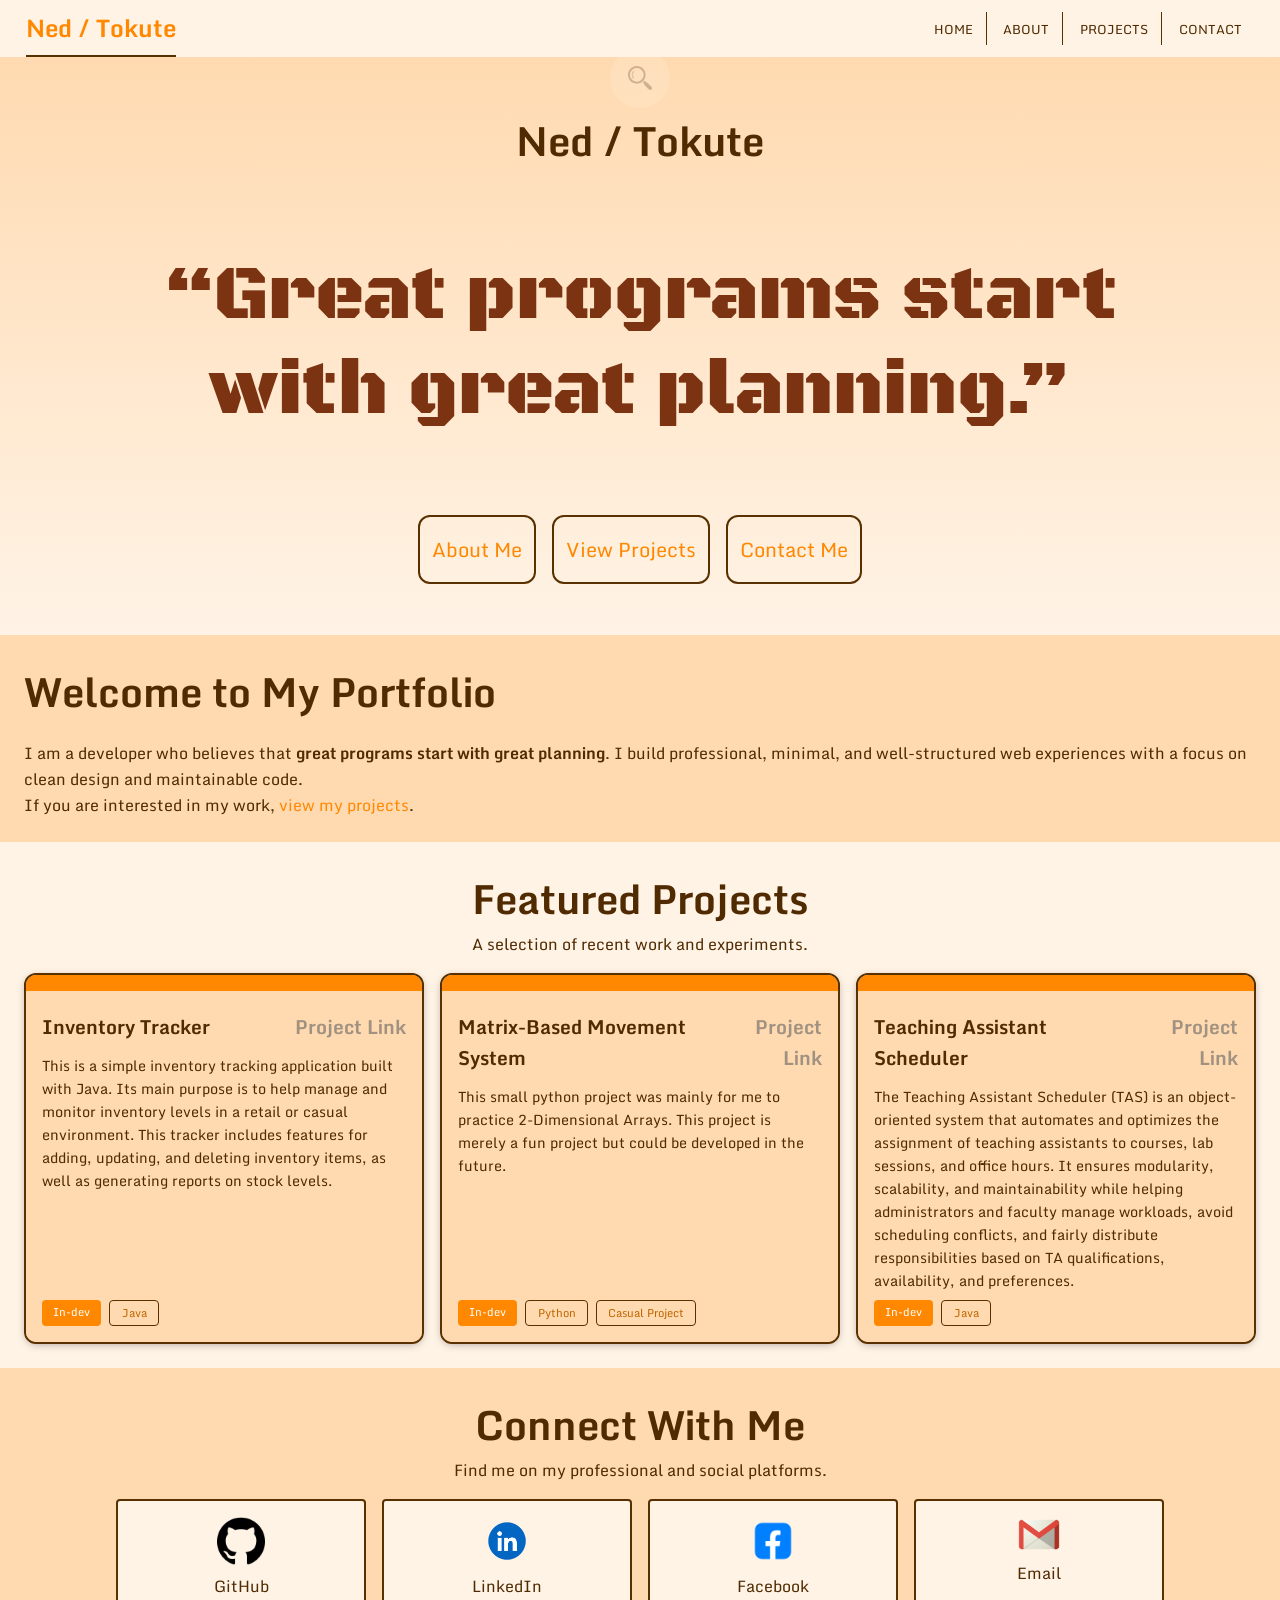
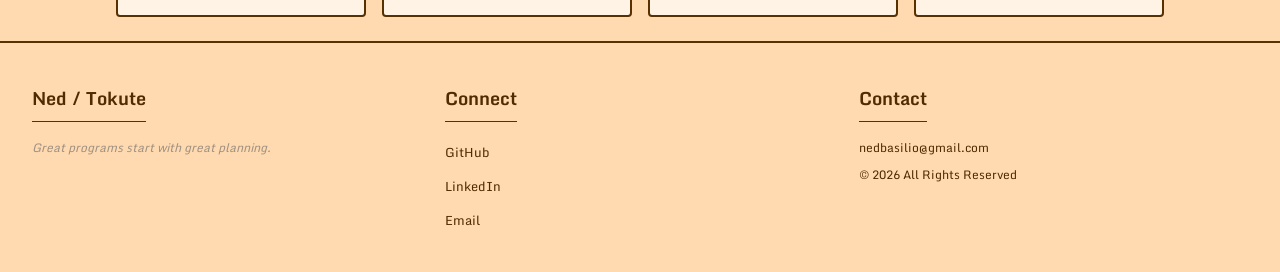
<file: index.html>
<!DOCTYPE html>
<html lang="en">

	<head>
		<title>Ned / Tokute Developer Portfolio</title>
		<link rel="stylesheet" href="css/style.css" type="text/css">
		<meta charset="utf-8">
		<meta name="viewport" content="width=device-width, initial-scale=1.0">
		<link rel="preconnect" href="https://fonts.googleapis.com">
		<link rel="preconnect" href="https://fonts.gstatic.com" crossorigin>
		<link href="https://fonts.googleapis.com/css2?family=Black+Ops+One&family=Monda:wght@400..700&display=swap" rel="stylesheet">
		<script type="text/javascript" src="script.js" defer></script>
	</head>

	<body>
		<div id="container">
			<div class="header-container">
				<header>
					<h1><a href="index.html">Ned / Tokute</a></h1>
				</header>

				<nav>
					<ul>
						<li><a href="index.html">Home</a></li>
						<li><a href="about.html">About</a></li>
						<li><a href="projects.html">Projects</a></li>
						<li><a href="contact.html">Contact</a></li>
					</ul>
				</nav>
			</div>

			<div id="hero">
				<!-- Hero Section -->
				<h2>Ned / Tokute</h2>
				<h3 class="hero-font">&ldquo;Great programs start with great planning.&rdquo;</h3>
				<div class="hero-buttons">
					<a href="about.html" id="about-me" class="text-big button-outline">About Me</a>
					<a href="projects.html" id="view-projects" class="text-big button-outline">View Projects</a>
					<a href="contact.html" id="contact-me" class="text-big button-outline">Contact Me</a>
				</div>
			</div>

			<main>
				<div id="search-bar" data-state="collapsed">
					<div id="search-circle">
						<img src="assets/search.png" alt="Search" id="search-icon">
					</div>
					<div id="search-expanded">
						<input type="text" id="search-input" placeholder="Search info...">
						<button id="search-button">Search</button>
					</div>

					<div id="search-suggestions" class="suggestions-dropdown"></div>
				</div>

				<section class="mobile mobile-container">
					<div id="mobile-index-content">
						<h3>Welcome to My Portfolio</h3>
						<p>
							I am a developer who believes that <strong>great programs start with great planning</strong>.
							I build professional, minimal, and well-structured web experiences with a focus on clean design and maintainable code.
						</p>
					</div>
				</section>

				<section class="tablet-desktop generic-container">
					<div id="intro" class="tablet-desktop">
						<h3>Welcome to My Portfolio</h3>
						<p>
							I am a developer who believes that <strong>great programs start with great planning</strong>.
							I build professional, minimal, and well-structured web experiences with a focus on clean design and maintainable code.
						</p>
						<p>
							If you are interested in my work, <a href="projects.html">view my projects</a>.
						</p>
					</div>
				</section>

				<section class="tablet-desktop generic-container generic-container--alt">
					<div id="featured-projects">
						<h3>Featured Projects</h3>
						<p>A selection of recent work and experiments.</p>

						<div class="card-grid">
							<article class="card">
								<div class="card-image"></div>
								<div class="card-body">
									<h3>Inventory Tracker<a href="https://github.com/Tokute/inventory-tracker" class="card-link" target="_blank">Project Link</a></h3>
									<p>This is a simple inventory tracking application built with Java. Its main purpose is to help manage and monitor inventory levels in a retail or casual environment. This tracker includes features for adding, updating, and deleting inventory items, as well as generating reports on stock levels.</p>
									<div class="card-badges">
										<span class="badge badge">In-dev</span>
										<span class="badge badge-outline">Java</span>
									</div>
								</div>
							</article>

							<article class="card">
								<div class="card-image"></div>
								<div class="card-body">
									<h3>Matrix-Based Movement System<a href="https://github.com/Tokute/grid-map-project" class="card-link" target="_blank">Project Link</a></h3>
									<p>This small python project was mainly for me to practice 2-Dimensional Arrays. This project is merely a fun project but could be developed in the future.</p>
									<div class="card-badges">
										<span class="badge">In-dev</span>
										<span class="badge badge-outline">Python</span>
										<span class="badge badge-outline">Casual Project</span>
									</div>
								</div>
							</article>

							<article class="card">
								<div class="card-image"></div>
								<div class="card-body">
									<h3>Teaching Assistant Scheduler <a href="https://github.com/Tokute/oop-finals-project" class="card-link" target="_blank">Project Link</a></h3>
									<p>The Teaching Assistant Scheduler (TAS) is an object-oriented system that automates and optimizes the assignment of teaching assistants to courses, lab sessions, and office hours. It ensures modularity, scalability, and maintainability while helping administrators and faculty manage workloads, avoid scheduling conflicts, and fairly distribute responsibilities based on TA qualifications, availability, and preferences.</p>
									<div class="card-badges">
										<span class="badge">In-dev</span>
										<span class="badge badge-outline">Java</span>
									</div>
								</div>
							</article>
						</div>
					</div>
				</section>

				<section id="mobile-projects" class="mobile mobile-container mobile-container--alt">
					<h3>Projects</h3>
					<div class="card-grid">
						<article class="card">
							<div class="card-image">Project</div>
							<div class="card-body">
								<h3>Inventory Tracker <a href="https://github.com/Tokute/inventory-tracker" class="card-link">Project Link</a></h3>
								<p>This is a simple inventory tracking application built with Java. Its main purpose is to help manage and monitor inventory levels in a retail or casual environment. This tracker includes features for adding, updating, and deleting inventory items, as well as generating reports on stock levels.</p>
								<div class="card-badges">
									<span class="badge">In-dev</span>
									<span class="badge badge-outline">Java</span>
								</div>
							</div>
						</article>

						<article class="card">
							<div class="card-image">Project</div>
							<div class="card-body">
								<h3>Teaching Assistant Scheduler <a href="https://github.com/Tokute/oop-finals-project" class="card-link" target="_blank">Project Link</a></h3>
								<p>The Teaching Assistant Scheduler (TAS) is an object-oriented system that automates and optimizes the assignment of teaching assistants to courses, lab sessions, and office hours. It ensures modularity, scalability, and maintainability while helping administrators and faculty manage workloads, avoid scheduling conflicts, and fairly distribute responsibilities based on TA qualifications, availability, and preferences.</p>
								<div class="card-badges">
									<span class="badge">In-dev</span>
									<span class="badge badge-outline">Java</span>
								</div>
							</div>
						</article>

						<article class="card">
							<div class="card-image">Project</div>
							<div class="card-body">
								<h3>Matrix-Based Movement System <a href="https://github.com/Tokute/grid-map-project" class="card-link">Project Link</a></h3>
								<p>This small python project was mainly for me to practice 2-Dimensional Arrays. This project is merely a fun project but could be developed in the future.</p>
								<div class="card-badges">
									<span class="badge badge-warning">In-dev</span>
									<span class="badge badge-outline">Python</span>
									<span class="badge badge-outline">Casual Project</span>
								</div>
							</div>
						</article>
					</div>
				</section>

				<section class="generic-container"> <!-- decided to use same code for both tablet/desktop and mobile. -->
					<div id="socials">
						<h3>Connect With Me</h3>
						<p>Find me on my professional and social platforms.</p>
						<div id="socials-mobile-buttons">
							<a class="socials-link" href="https://github.com/Tokute" target="_blank"><img src="images/github.png" alt="GitHub logo">GitHub</a>
							<a class="socials-link" href="https://www.linkedin.com/in/ned-markus-basilio-531748355/" target="_blank"><img src="images/linkedin.png" alt="LinkedIn logo">LinkedIn</a>
							<a class="socials-link" href="https://www.facebook.com/ned.basilio.9/" target="_blank"><img src="images/facebook.png" alt="Facebook logo">Facebook</a>
							<a class="socials-link" href="mailto:nedbasilio@gmail.com"><img src="images/gmail.png" alt="Email logo">Email</a>
						</div>
					</div>
				</section>

			</main>
		</div>

		<footer id="site-footer">
			<div class="footer-content">
				<div class="footer-section">
					<h4 class="footer-heading">Ned / Tokute</h4>
					<p class="footer-tagline">Great programs start with great planning.</p>
				</div>
				<div class="footer-section">
					<h4 class="footer-heading">Connect</h4>
					<ul class="footer-socials">
						<li><a href="https://github.com/Tokute" target="_blank" class="footer-social-link" aria-label="GitHub">GitHub</a></li>
						<li><a href="https://www.linkedin.com/in/ned-markus-basilio-531748355/" target="_blank" class="footer-social-link" aria-label="LinkedIn">LinkedIn</a></li>
						<li><a href="mailto:nedbasilio@gmail.com" class="footer-social-link" aria-label="Email">Email</a></li>
					</ul>
				</div>
				<div class="footer-section">
					<h4 class="footer-heading">Contact</h4>
					<p class="footer-contact-info">nedbasilio@gmail.com</p>
					<p class="footer-contact-info">&copy; 2026 All Rights Reserved</p>
				</div>
			</div>
    	</footer>

	</body>

</html>
</file>
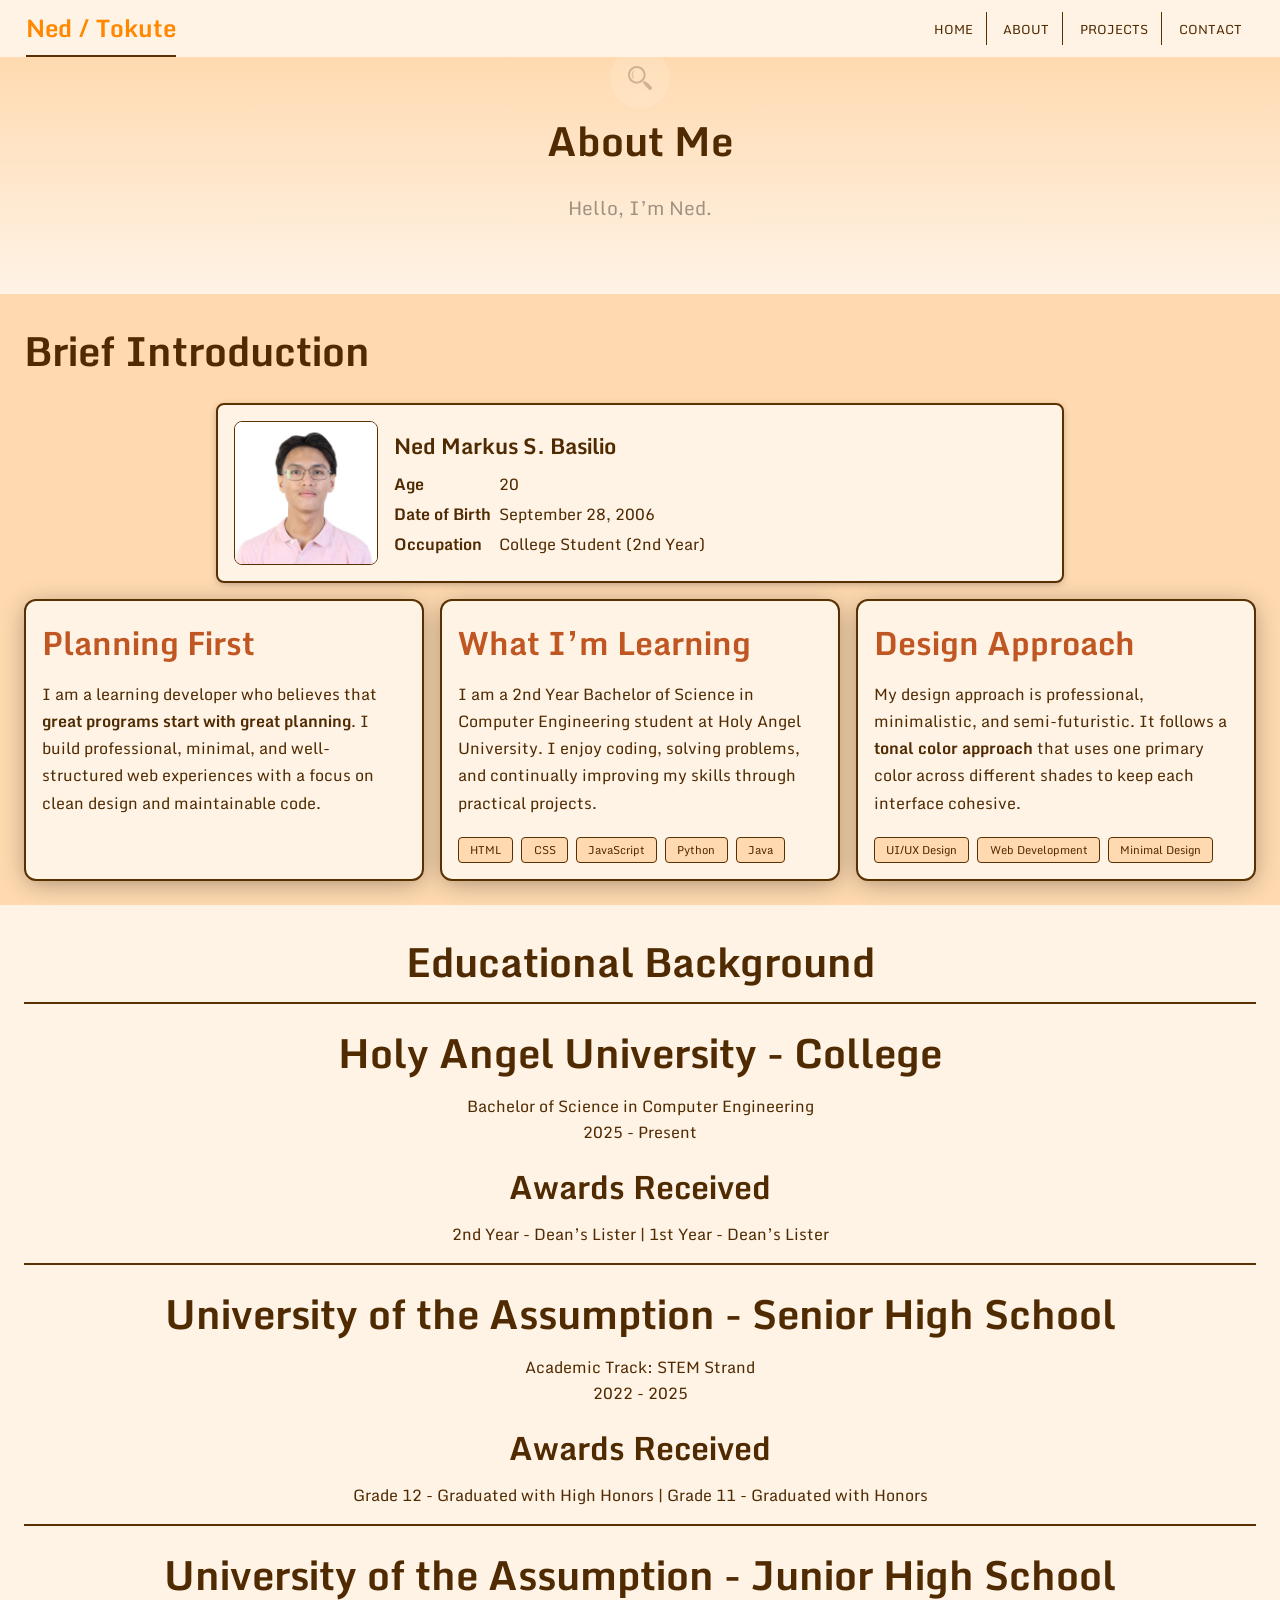
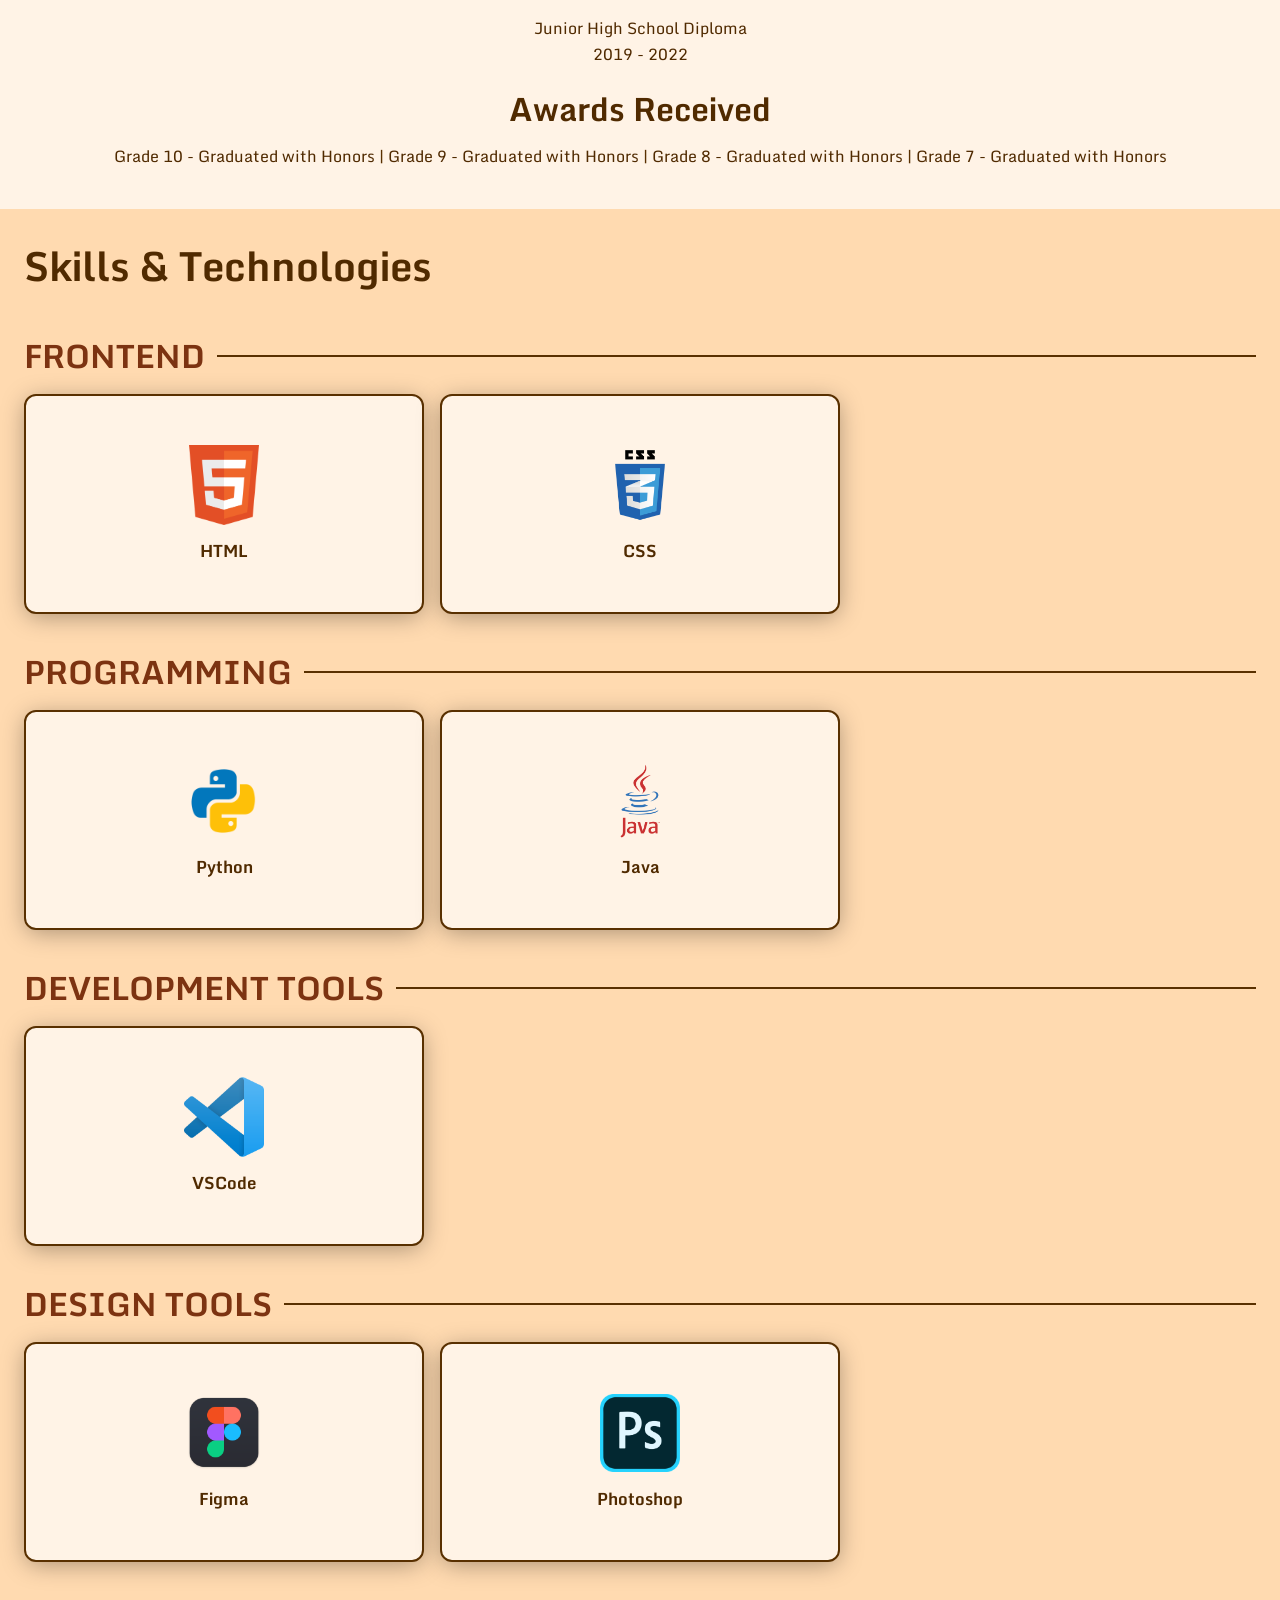
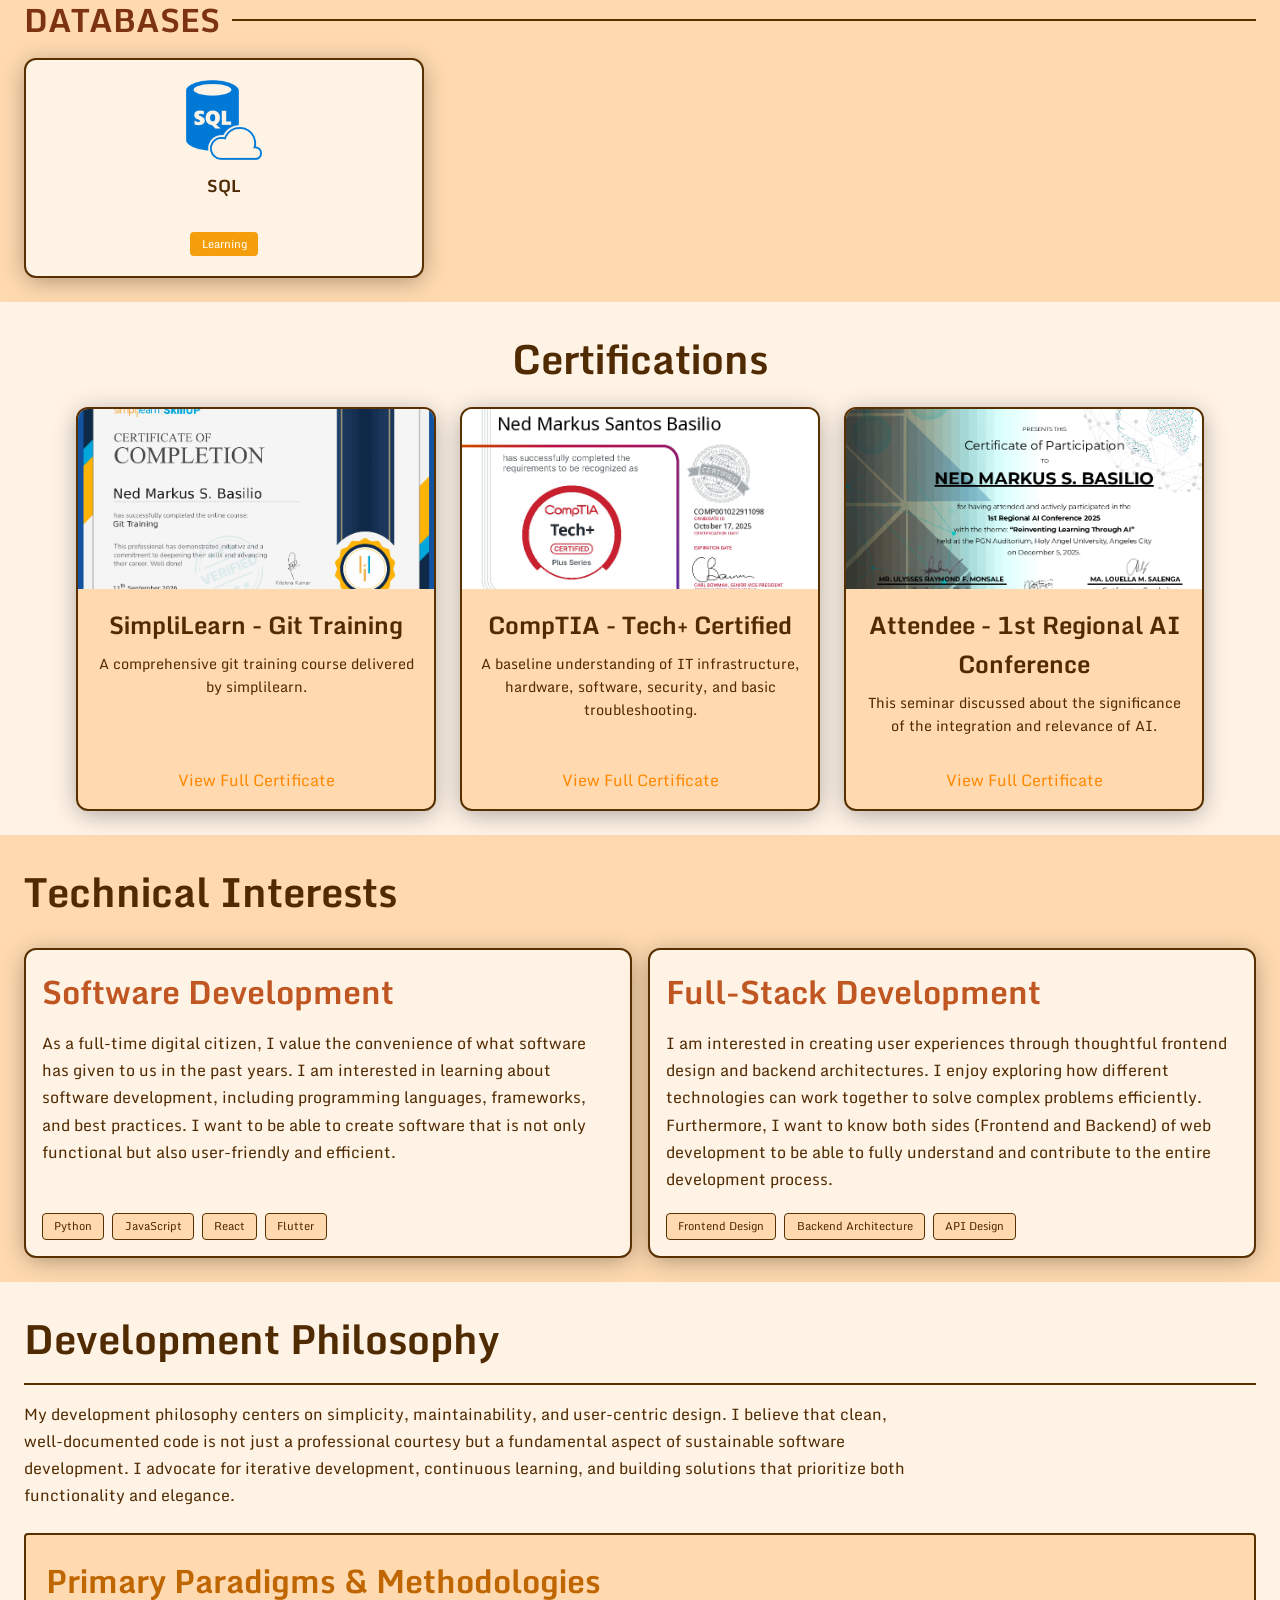
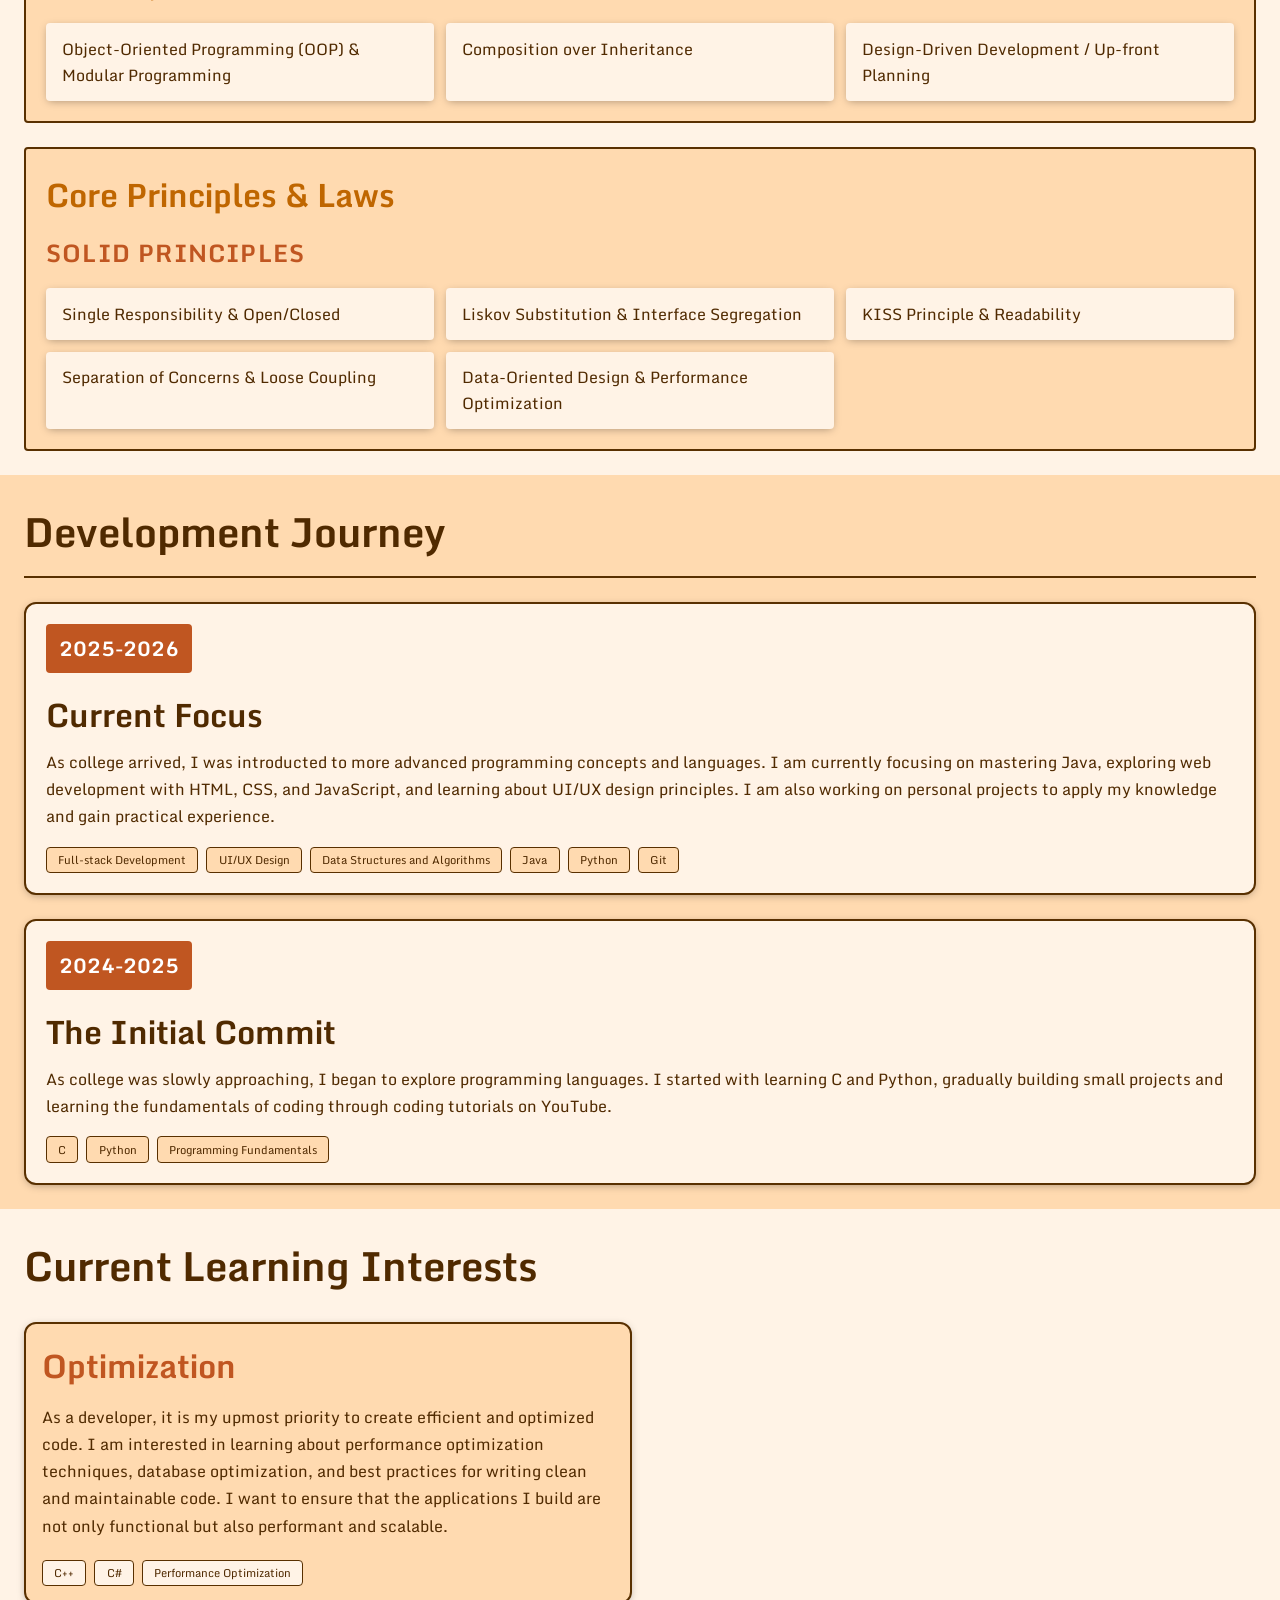
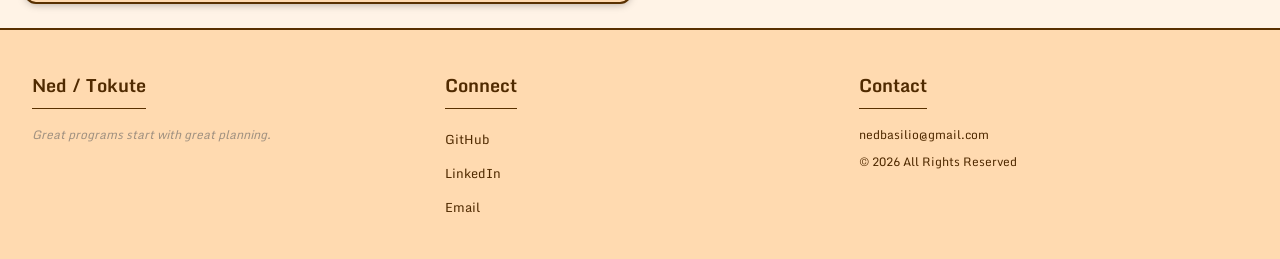
<file: about.html>
<!DOCTYPE html>
<html lang="en">

	<head>
		<title>About — Ned / Tokute Developer Portfolio</title>
		<link rel="stylesheet" href="css/style.css" type="text/css">
		<meta charset="utf-8">
		<meta name="viewport" content="width=device-width, initial-scale=1.0">
		<link rel="preconnect" href="https://fonts.googleapis.com">
		<link rel="preconnect" href="https://fonts.gstatic.com" crossorigin>
		<link href="https://fonts.googleapis.com/css2?family=Black+Ops+One&family=Monda:wght@400..700&display=swap" rel="stylesheet">
		<script type="text/javascript" src="script.js" defer></script>
	</head>

	<body>
		<div id="container">
			<div class="header-container">
				<header>
					<h1><a href="index.html">Ned / Tokute</a></h1>
				</header>

				<nav>
					<ul>
						<li><a href="index.html">Home</a></li>
						<li><a href="about.html">About</a></li>
						<li><a href="projects.html">Projects</a></li>
						<li><a href="contact.html">Contact</a></li>
					</ul>
				</nav>
			</div>

			<div id="hero">
				<h2>About Me</h2>
				<p>Hello, I&rsquo;m Ned.</p>
			</div>

			<main>
				<div id="search-bar" data-state="collapsed">
					<div id="search-circle">
						<img src="assets/search.png" alt="Search" id="search-icon">
					</div>
					<div id="search-expanded">
						<input type="text" id="search-input" placeholder="Search info...">
						<button id="search-button">Search</button>
					</div>

					<div id="search-suggestions" class="suggestions-dropdown"></div>
				</div>
				
				<section id="about-mobile-content" class="mobile mobile-container">
					<h3>About Me</h3>

					<div id="personal-information-mobile" class="about-profile">
						<img class="about-profile-photo" src="images/profile.jpg" alt="Profile photo">
						<div class="about-profile-details">
							<h4 class="about-profile-name">Ned Markus S. Basilio</h4>
							<dl class="about-profile-facts">
								<dt>Age</dt>
								<dd>20</dd>
								<dt>Date of Birth</dt>
								<dd>September 28, 2006</dd>
								<dt>Occupation</dt>
								<dd>College Student (2nd Year)</dd>
							</dl>
						</div>
					</div>

					<article class="mobile-about-card">
						<h4>Planning First</h4>
						<p class="text-regular">
							I am a learning developer who believes that <strong>great programs start with great planning</strong>. I build professional, minimal, and well-structured web experiences with a focus on clean design and maintainable code.
						</p>
					</article>

					<article class="mobile-about-card">
						<h4>What I&rsquo;m Learning</h4>
						<p class="text-regular">
							I am a 2nd Year Bachelor of Science in Computer Engineering student at Holy Angel University. I enjoy coding, solving problems, and continually improving my skills through practical projects.
						</p>
						<div class="intro-badges">
							<span class="badge">HTML</span>
							<span class="badge">CSS</span>
							<span class="badge">JavaScript</span>
							<span class="badge">Python</span>
							<span class="badge">Java</span>
						</div>
					</article>

					<article class="mobile-about-card">
						<h4>Design Approach</h4>
						<p class="text-regular">
							My design approach is professional, minimalistic, and semi-futuristic. It follows a <strong>tonal color approach</strong> that uses one primary color across different shades to keep each interface cohesive.
						</p>
						<div class="intro-badges">
							<span class="badge">UI/UX Design</span>
							<span class="badge">Web Development</span>
							<span class="badge">Minimal Design</span>
						</div>
					</article>

				</section>

				<section id="educational-background-mobile" class="mobile mobile-container">
					<h3>Education</h3>
					<ul class="education-list">
						<li>
							<h3>Holy Angel University - College</h3>
							<p>Bachelor of Science in Computer Engineering</p>
							<p>2025 - Present</p>
							<article class="education-awards">
								<h4>Awards Received</h4>
								<ul>
									<li>2nd Year - Dean&rsquo;s Lister</li>
									<li>1st Year - Dean&rsquo;s Lister</li>
								</ul>
							</article>
						</li>

						<li>
							<h3>University of the Assumption - Senior High School</h3>
							<p>Academic Track: STEM Strand</p>
							<p>2022 - 2025</p>
							<article class="education-awards">
								<h4>Awards Received</h4>
								<ul>
									<li>Grade 12 - Graduated with High Honors</li>
									<li>Grade 11 - Graduated with Honors</li>
								</ul>
							</article>
						</li>

						<li>
							<h3>University of the Assumption - Junior High School</h3>
							<p>Junior High School Diploma</p>
							<p>2019 - 2022</p>
							<article class="education-awards">
								<h4>Awards Received</h4>
								<ul>
									<li>Grade 10 - Graduated with Honors</li>
									<li>Grade 9 - Graduated with Honors</li>
									<li>Grade 8 - Graduated with Honors</li>
									<li>Grade 7 - Graduated with Honors</li>
								</ul>
							</article>
						</li>
					</ul>
				</section>

				<section id="about-skills-mobile" class="mobile mobile-container mobile-skills">
					<h3>Skills &amp; Technologies</h3>
					<div class="skill-grid">
						<article class="card"><img src="images/html.png" alt="HTML logo"><h5>HTML</h5></article>
						<article class="card"><img src="images/css.png" alt="CSS logo"><h5>CSS</h5></article>
						<article class="card"><img src="images/python.png" alt="Python logo"><h5>Python</h5></article>
						<article class="card"><img src="images/java.png" alt="Java logo"><h5>Java</h5></article>
						<article class="card"><img src="images/vscode.png" alt="VSCode logo"><h5>VSCode</h5></article>
						<article class="card"><img src="images/figma.png" alt="Figma logo"><h5>Figma</h5></article>
					</div>
				</section>

				<section id="certifications-mobile" class="mobile mobile-container">
					<h3>Certifications</h3>
					<div class="mobile-about-card">
						<h5>SimpliLearn - Git Training</h5>
						<p>A comprehensive git training course delivered by simplilearn.</p>
						<a href="#" class="certificate-link">View Full Certificate</a>
					</div>

					<div class="mobile-about-card">
						<h5>CompTIA - Tech+ Certified</h5>
						<p>A baseline understanding of IT infrastructure, hardware, software, security, and basic troubleshooting.</p>
						<a href="#" class="certificate-link">View Full Certificate</a>
					</div>

					<div class="mobile-about-card">
						<h5>Attendee - 1st Regional AI Conference</h5>
						<p>This seminar discussed about the significance of the integration and relevance of AI.</p>
						<a href="#" class="certificate-link">View Full Certificate</a>
					</div>
				</section>

				<section id="technical-interests-mobile" class="mobile mobile-container">
					<h3>Technical Interests</h3>
					<article class="technical-interest-card">
						<h4>Software Development</h4>
						<p>Creating user-friendly and efficient software through programming languages, frameworks, and best practices.</p>
						<div class="interest-badges">
							<span class="badge">Python</span><span class="badge">JavaScript</span><span class="badge">React</span>
						</div>
					</article>
					<article class="technical-interest-card">
						<h4>Full-Stack Development</h4>
						<p>Understanding frontend and backend development to contribute to the complete web development process.</p>
						<div class="interest-badges">
							<span class="badge">Frontend</span><span class="badge">Backend</span><span class="badge">API Design</span>
						</div>
					</article>
				</section>

				<section id="development-philosophy-mobile" class="mobile mobile-container">
					<h3>Development Philosophy</h3>
					<div class="mobile-about-card">
						<h4>How I Work</h4>
						<p>I value simplicity, maintainability, planning, and user-centered design.</p>
						<div class="intro-badges">
							<span class="badge">OOP</span><span class="badge">Modular Programming</span><span class="badge">SOLID</span><span class="badge">KISS</span>
						</div>
					</div>
				</section>

				<section id="development-journey-mobile" class="mobile mobile-container">
					<h3>Development Journey</h3>
					<div class="mobile-about-card">
						<span class="mobile-about-year">2025 - 2026</span>
						<h4>Current Focus</h4>
						<p>Mastering Java, web development, UI/UX design, and practical project development.</p>
						<div class="journey-badges">
							<span class="badge">Java</span><span class="badge">HTML/CSS</span><span class="badge">Git</span>
						</div>
					</div>
					<div class="mobile-about-card">
						<span class="mobile-about-year">2024 - 2025</span>
						<h4>The Initial Commit</h4>
						<p>Explored C, Python, and the fundamentals of programming through small projects.</p>
					</div>
				</section>

				<section id="current-learning-interests-mobile" class="mobile mobile-container">
					<h3>Current Learning Interests</h3>
					<div class="mobile-about-card">
						<h4>Optimization</h4>
						<p>Learning performance optimization, database optimization, and clean, scalable coding practices.</p>
						<div class="interest-badges">
							<span class="badge">C++</span><span class="badge">C#</span><span class="badge">Performance</span>
						</div>
					</div>
				</section>

				<section id="about-content" class="tablet-desktop generic-container">
					<h3>Brief Introduction</h3>

					<div class="intro-grid">
						<div id="personal-information" class="about-profile">
							<img class="about-profile-photo" src="images/profile.jpg" alt="Profile photo">
							<div class="about-profile-details">
								<h4 class="about-profile-name">Ned Markus S. Basilio</h4>
								<dl class="about-profile-facts">
									<dt>Age</dt>
									<dd>20</dd>
									<dt>Date of Birth</dt>
									<dd>September 28, 2006</dd>
									<dt>Occupation</dt>
									<dd>College Student (2nd Year)</dd>
								</dl>
							</div>
						</div>
						
						<article class="intro-card">
							<h4>Planning First</h4>
							<p class="text-regular">
								I am a learning developer who believes that <strong>great programs start with great planning</strong>. I build professional, minimal, and well-structured web experiences with a focus on clean design and maintainable code.
							</p>
						</article>

						<article class="intro-card">
							<h4>What I&rsquo;m Learning</h4>
							<p class="text-regular">
								I am a 2nd Year Bachelor of Science in Computer Engineering student at Holy Angel University. I enjoy coding, solving problems, and continually improving my skills through practical projects.
							</p>
							<div class="intro-badges">
								<span class="badge">HTML</span>
								<span class="badge">CSS</span>
								<span class="badge">JavaScript</span>
								<span class="badge">Python</span>
								<span class="badge">Java</span>
							</div>
						</article>

						<article class="intro-card">
							<h4>Design Approach</h4>
							<p class="text-regular">
								My design approach is professional, minimalistic, and semi-futuristic. It follows a <strong>tonal color approach</strong> that uses one primary color across different shades to keep each interface cohesive.
							</p>
							<div class="intro-badges">
								<span class="badge">UI/UX Design</span>
								<span class="badge">Web Development</span>
								<span class="badge">Minimal Design</span>
							</div>
						</article>
					</div>
				</section>

				<section id="educational-background" class="tablet-desktop generic-container generic-container--alt">
					<h3>Educational Background</h3>
					<ul class="education-list">
						<li>
							<h3>Holy Angel University - College</h3>
							<p>Bachelor of Science in Computer Engineering</p>
							<p>2025 - Present</p>
							<article class="education-awards">
								<h4>Awards Received</h4>
								<ul>
									<li>2nd Year - Dean&rsquo;s Lister</li>
									<li>1st Year - Dean&rsquo;s Lister</li>
								</ul>
							</article>
						</li>

						<li>
							<h3>University of the Assumption - Senior High School</h3>
							<p>Academic Track: STEM Strand</p>
							<p>2022 - 2025</p>
							<article class="education-awards">
								<h4>Awards Received</h4>
								<ul>
									<li>Grade 12 - Graduated with High Honors</li>
									<li>Grade 11 - Graduated with Honors</li>
								</ul>
							</article>
						</li>

						<li>
							<h3>University of the Assumption - Junior High School</h3>
							<p>Junior High School Diploma</p>
							<p>2019 - 2022</p>
							<article class="education-awards">
								<h4>Awards Received</h4>
								<ul>
									<li>Grade 10 - Graduated with Honors</li>
									<li>Grade 9 - Graduated with Honors</li>
									<li>Grade 8 - Graduated with Honors</li>
									<li>Grade 7 - Graduated with Honors</li>
								</ul>
							</article>
						</li>
					</ul>
				</section>

				<section id="about-skills" class="tablet-desktop generic-container">
					<h3>Skills & Technologies</h3>
					<div class="skill-group">
						<h4>Frontend</h4>
						<div class="skill-grid">
							<article class="card">
								<img src="images/html.png" alt="HTML logo">
								<h5>HTML</h5>
							</article>

							<article class="card">
								<img src="images/css.png" alt="CSS logo">
								<h5>CSS</h5>
							</article>
						</div>
					</div>

					<div class="skill-group">
						<h4>Programming</h4>
						<div class="skill-grid">
							<article class="card">
								<img src="images/python.png" alt="Python logo">
								<h5>Python</h5>
							</article>

							<article class="card">
								<img src="images/java.png" alt="Java logo">
								<h5>Java</h5>
							</article>
						</div>
					</div>

					<div class="skill-group">
						<h4>Development Tools</h4>
						<div class="skill-grid">
							<article class="card">
								<img src="images/vscode.png" alt="VSCode logo">
								<h5>VSCode</h5>
							</article>
						</div>
					</div>

					<div class="skill-group">
						<h4>Design Tools</h4>
						<div class="skill-grid">
							<article class="card">
								<img src="images/figma.png" alt="Figma logo">
								<h5>Figma</h5>
							</article>

							<article class="card">
								<img src="images/photoshop.png" alt="Photoshop logo">
								<h5>Photoshop</h5>
							</article>
						</div>
					</div>

					<div class="skill-group">
						<h4>Databases</h4>
						<div class="skill-grid">
							<article class="card">
								<img src="images/sql.png" alt="SQL logo">
								<h5>SQL</h5>
								<span class="badge badge-warning learning-badge">Learning</span>
							</article>
						</div>
					</div>
				</section>

				<section id="certifications" class="tablet-desktop generic-container generic-container--alt">
					<h3>Certifications</h3>

					<div class="certificate-list">
						<article class="certificate-card">
							<figure class="certificate-image">
								<img src="images/certifications/simplilearn-git.jpg" alt="simplilearn git certificate">
							</figure>
							<div class="certificate-body">
								<h5>SimpliLearn - Git Training</h5>
								<p>A comprehensive git training course delivered by simplilearn.</p>
								<a href="#" class="certificate-link">View Full Certificate</a>
							</div>
						</article>

						<article class="certificate-card">
							<figure class="certificate-image">
								<img src="images/certifications/CompTIATechcertificate.png" alt="CompTIA Tech+ certificate">
							</figure>
							<div class="certificate-body">
								<h5>CompTIA - Tech+ Certified</h5>
								<p>A baseline understanding of IT infrastructure, hardware, software, security, and basic troubleshooting.</p>
								<a href="#" class="certificate-link">View Full Certificate</a>
							</div>
						</article>

						<article class="certificate-card">
							<figure class="certificate-image">
								<img src="images/certifications/1stRegionalAIConference.png" alt="1st Regional AI Conference certificate">
							</figure>
							<div class="certificate-body">
								<h5>Attendee - 1st Regional AI Conference</h5>
								<p>This seminar discussed about the significance of the integration and relevance of AI.</p>
								<a href="#" class="certificate-link">View Full Certificate</a>
							</div>
						</article>
					</div>

				</section>

				<section id="technical-interests" class="tablet-desktop generic-container">
					<h3>Technical Interests</h3>
					<div class="technical-interest-grid">

						<article class="technical-interest-card">
							<h4>Software Development</h4>
							<p class="text-regular">
								As a full-time digital citizen, I value the convenience of what software has given to us in the past years. I am interested in learning about software development, including programming languages, frameworks, and best practices. I want to be able to create software that is not only functional but also user-friendly and efficient.
							</p>
							<div class="interest-badges">
								<span class="badge">Python</span>
								<span class="badge">JavaScript</span>
								<span class="badge">React</span>
								<span class="badge">Flutter</span>
							</div>
						</article>
						
						<article class="technical-interest-card">
							<h4>Full-Stack Development</h4>
							<p class="text-regular">
								I am interested in creating user experiences through thoughtful frontend design and backend architectures. I enjoy exploring how different technologies can work together to solve complex problems efficiently. Furthermore, I want to know both sides (Frontend and Backend) of web development to be able to fully understand and contribute to the entire development process.
							</p>
							<div class="interest-badges">
								<span class="badge">Frontend Design</span>
								<span class="badge">Backend Architecture</span>
								<span class="badge">API Design</span>
							</div>
						</article>

					</div>
				</section>

				<section id="development-philosophy" class="tablet-desktop generic-container generic-container--alt">
					<h3>Development Philosophy</h3>
					<p class="text-regular">
						My development philosophy centers on simplicity, maintainability, and user-centric design. I believe that clean, well-documented code is not just a professional courtesy but a fundamental aspect of sustainable software development. I advocate for iterative development, continuous learning, and building solutions that prioritize both functionality and elegance.
					</p>
					<div class="philosophy-group">
						<h4>Primary Paradigms &amp; Methodologies</h4>
						<ul class="philosophy-list">
							<li>Object-Oriented Programming (OOP) &amp; Modular Programming</li>
							<li>Composition over Inheritance</li>
							<li>Design-Driven Development / Up-front Planning</li>
						</ul>
					</div>

					<div class="philosophy-group">
						<h4>Core Principles &amp; Laws</h4>
						<h5>SOLID Principles</h5>
						<ul class="philosophy-list">
							<li>Single Responsibility &amp; Open/Closed</li>
							<li>Liskov Substitution &amp; Interface Segregation</li>
							<li>KISS Principle &amp; Readability</li>
							<li>Separation of Concerns &amp; Loose Coupling</li>
							<li>Data-Oriented Design &amp; Performance Optimization</li>
						</ul>
					</div>
				</section>

				<section id="development-journey" class="tablet-desktop generic-container">
					<h3>Development Journey</h3>

					<div class="journey-entry">
						<div class="journey-year">2025-2026</div>
						<div class="journey-content">
							<h4>Current Focus</h4>
							<p class="text-regular">
								As college arrived, I was introducted to more advanced programming concepts and languages. I am currently focusing on mastering Java, exploring web development with HTML, CSS, and JavaScript, and learning about UI/UX design principles. I am also working on personal projects to apply my knowledge and gain practical experience.
							</p>
							<div class="journey-badges">
								<span class="badge">Full-stack Development</span>
								<span class="badge">UI/UX Design</span>
								<span class="badge">Data Structures and Algorithms</span>
								<span class="badge">Java</span>
								<span class="badge">Python</span>
								<span class="badge">Git</span>
							</div>
						</div>
					</div>

					<div class="journey-entry">
						<div class="journey-year">2024-2025</div>
						<div class="journey-content">
							<h4>The Initial Commit</h4>
							<p class="text-regular">
								As college was slowly approaching, I began to explore programming languages. I started with learning C and Python, gradually building small projects and learning the fundamentals of coding through coding tutorials on YouTube.
							</p>
							<div class="journey-badges">
								<span class="badge">C</span>
								<span class="badge">Python</span>
								<span class="badge">Programming Fundamentals</span>
							</div>
						</div>
					</div>
				</section>

				<section id="current-learning-interests" class="tablet-desktop generic-container generic-container--alt">
					<h3>Current Learning Interests</h3>
					<div class="technical-interest-grid">

						<article class="learning-interest-card technical-interest-card">
							<h4>Optimization</h4>
							<p class="text-regular">
								As a developer, it is my upmost priority to create efficient and optimized code. I am interested in learning about performance optimization techniques, database optimization, and best practices for writing clean and maintainable code. I want to ensure that the applications I build are not only functional but also performant and scalable.
							</p>
							<div class="interest-badges">
								<span class="badge current-learning-badge">C++</span>
								<span class="badge current-learning-badge">C#</span>
								<span class="badge current-learning-badge">Performance Optimization</span>
							</div>
						</article>
					</div>
				</section>
			</main>
		</div>

		<footer id="site-footer">
			<div class="footer-content">
				<div class="footer-section">
					<h4 class="footer-heading">Ned / Tokute</h4>
					<p class="footer-tagline">Great programs start with great planning.</p>
				</div>
				<div class="footer-section">
					<h4 class="footer-heading">Connect</h4>
					<ul class="footer-socials">
						<li><a href="https://github.com/Tokute" target="_blank" class="footer-social-link" aria-label="GitHub">GitHub</a></li>
						<li><a href="https://www.linkedin.com/in/ned-markus-basilio-531748355/" target="_blank" class="footer-social-link" aria-label="LinkedIn">LinkedIn</a></li>
						<li><a href="mailto:nedbasilio@gmail.com" class="footer-social-link" aria-label="Email">Email</a></li>
					</ul>
				</div>
				<div class="footer-section">
					<h4 class="footer-heading">Contact</h4>
					<p class="footer-contact-info">nedbasilio@gmail.com</p>
					<p class="footer-contact-info">&copy; 2026 All Rights Reserved</p>
				</div>
			</div>
    	</footer>

	</body>

</html>
</file>
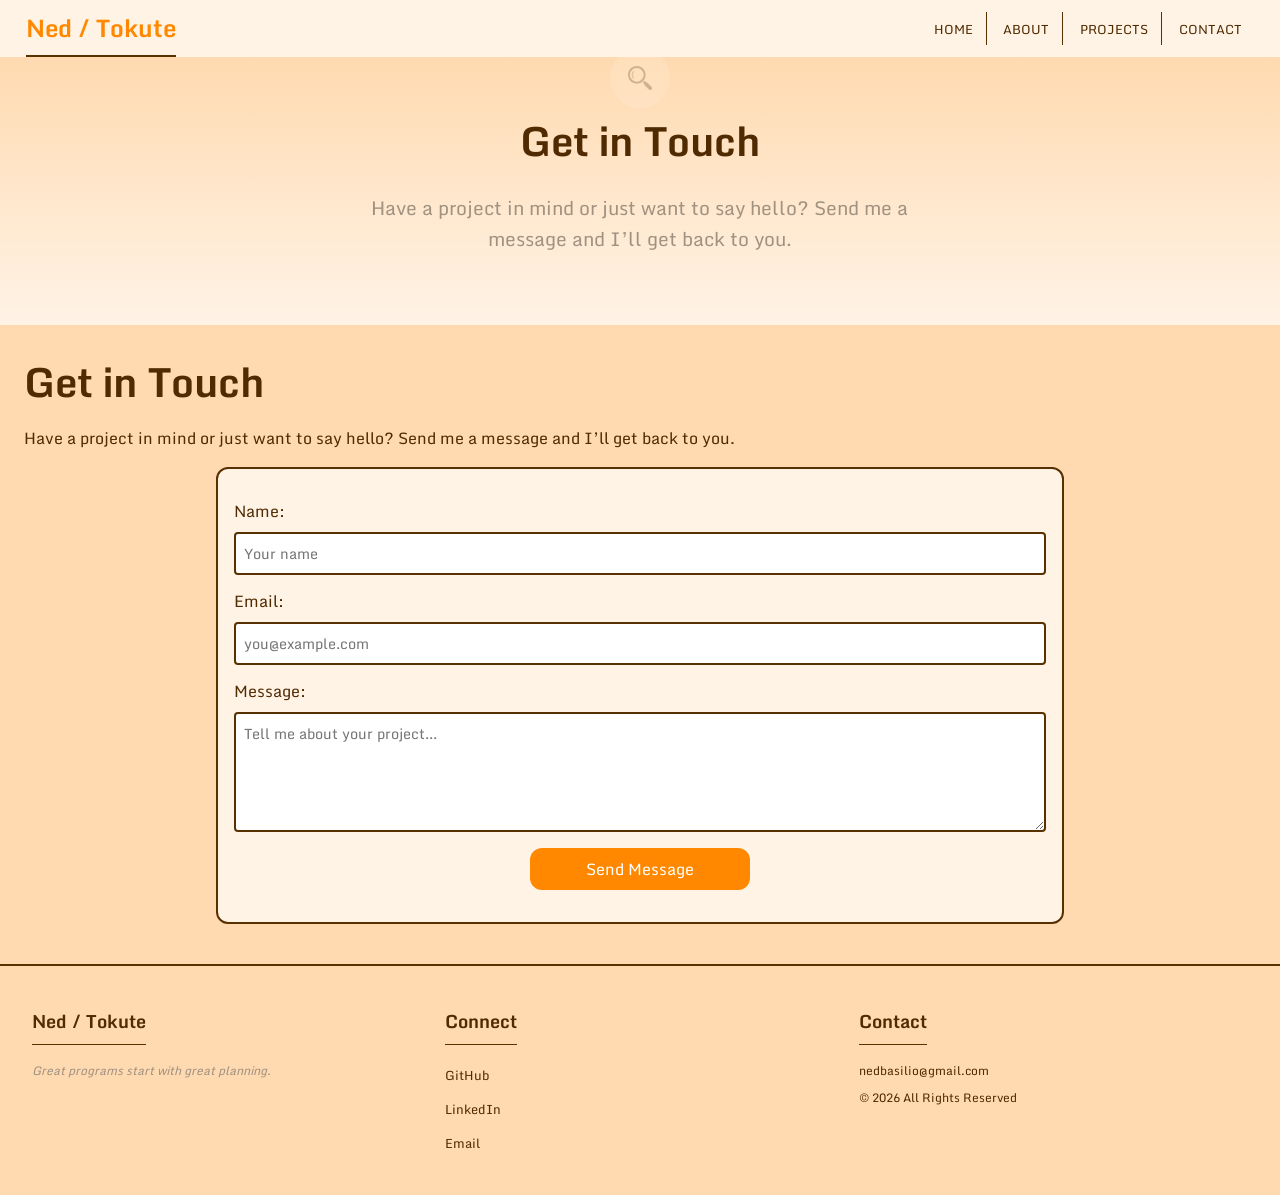
<file: contact.html>
<!DOCTYPE html>
<html lang="en">

	<head>
		<title>Contact — Ned / Tokute Developer Portfolio</title>
		<link rel="stylesheet" href="css/style.css" type="text/css">
		<meta charset="utf-8">
		<meta name="viewport" content="width=device-width, initial-scale=1.0">
		<link rel="preconnect" href="https://fonts.googleapis.com">
		<link rel="preconnect" href="https://fonts.gstatic.com" crossorigin>
		<link href="https://fonts.googleapis.com/css2?family=Black+Ops+One&family=Monda:wght@400..700&display=swap" rel="stylesheet">
		<script type="text/javascript" src="script.js" defer></script>
	</head>

	<body>
		<div id="container">
			<div class="header-container">
				<header>
					<h1><a href="index.html">Ned / Tokute</a></h1>
				</header>

				<nav>
					<ul>
						<li><a href="index.html">Home</a></li>
						<li><a href="about.html">About</a></li>
						<li><a href="projects.html">Projects</a></li>
						<li><a href="contact.html">Contact</a></li>
					</ul>
				</nav>
			</div>

			<div id="hero">
				<!-- Hero Section -->
				<h2>Get in Touch</h2>
				<p>Have a project in mind or just want to say hello? Send me a message and I&rsquo;ll get back to you.</p>
			</div>

			<main>
				<div id="search-bar" data-state="collapsed">
					<div id="search-circle">
						<img src="assets/search.png" alt="Search" id="search-icon">
					</div>
					<div id="search-expanded">
						<input type="text" id="search-input" placeholder="Search info...">
						<button id="search-button">Search</button>
					</div>

					<div id="search-suggestions" class="suggestions-dropdown"></div>
				</div>
				
				<section id="contact" class="generic-container">
					<h3>Get in Touch</h3>
					<p>
						Have a project in mind or just want to say hello? Send me a message and I&rsquo;ll get back to you.
					</p>
					<div class="contact-card">
						<form class="contact-form" action="#" method="post">

							<!-- required attribute has been removed. Will be handled by script.js -->
							<div class="input-control">
								<label for="name">Name:
									<input id="name" type="text" placeholder="Your name">
								</label>
							</div>

							<div class="input-control">
								<label for="email">Email:
									<input id="email" type="email" placeholder="you@example.com">
								</label>
							</div>

							<div class="input-control">
								<label for="message">Message:
									<textarea id="message" placeholder="Tell me about your project..." rows="4"></textarea>
								</label>
							</div>

							<input type="submit" value="Send Message">

							<div class="feedback error">
								<img src="assets/error.png" alt="Error">
								<span class="message"></span>
							</div>
							<div class="feedback success">
								<img src="assets/success.png" alt="Success">
								<span class="message"></span>
							</div>

						</form>
					</div>
				</section>
			</main>
		</div>

		<footer id="site-footer">
			<div class="footer-content">
				<div class="footer-section">
					<h4 class="footer-heading">Ned / Tokute</h4>
					<p class="footer-tagline">Great programs start with great planning.</p>
				</div>
				<div class="footer-section">
					<h4 class="footer-heading">Connect</h4>
					<ul class="footer-socials">
						<li><a href="https://github.com/Tokute" target="_blank" class="footer-social-link" aria-label="GitHub">GitHub</a></li>
						<li><a href="https://www.linkedin.com/in/ned-markus-basilio-531748355/" target="_blank" class="footer-social-link" aria-label="LinkedIn">LinkedIn</a></li>
						<li><a href="mailto:nedbasilio@gmail.com" class="footer-social-link" aria-label="Email">Email</a></li>
					</ul>
				</div>
				<div class="footer-section">
					<h4 class="footer-heading">Contact</h4>
					<p class="footer-contact-info">nedbasilio@gmail.com</p>
					<p class="footer-contact-info">&copy; 2026 All Rights Reserved</p>
				</div>
			</div>
		</footer>

	</body>

	</html>
</file>
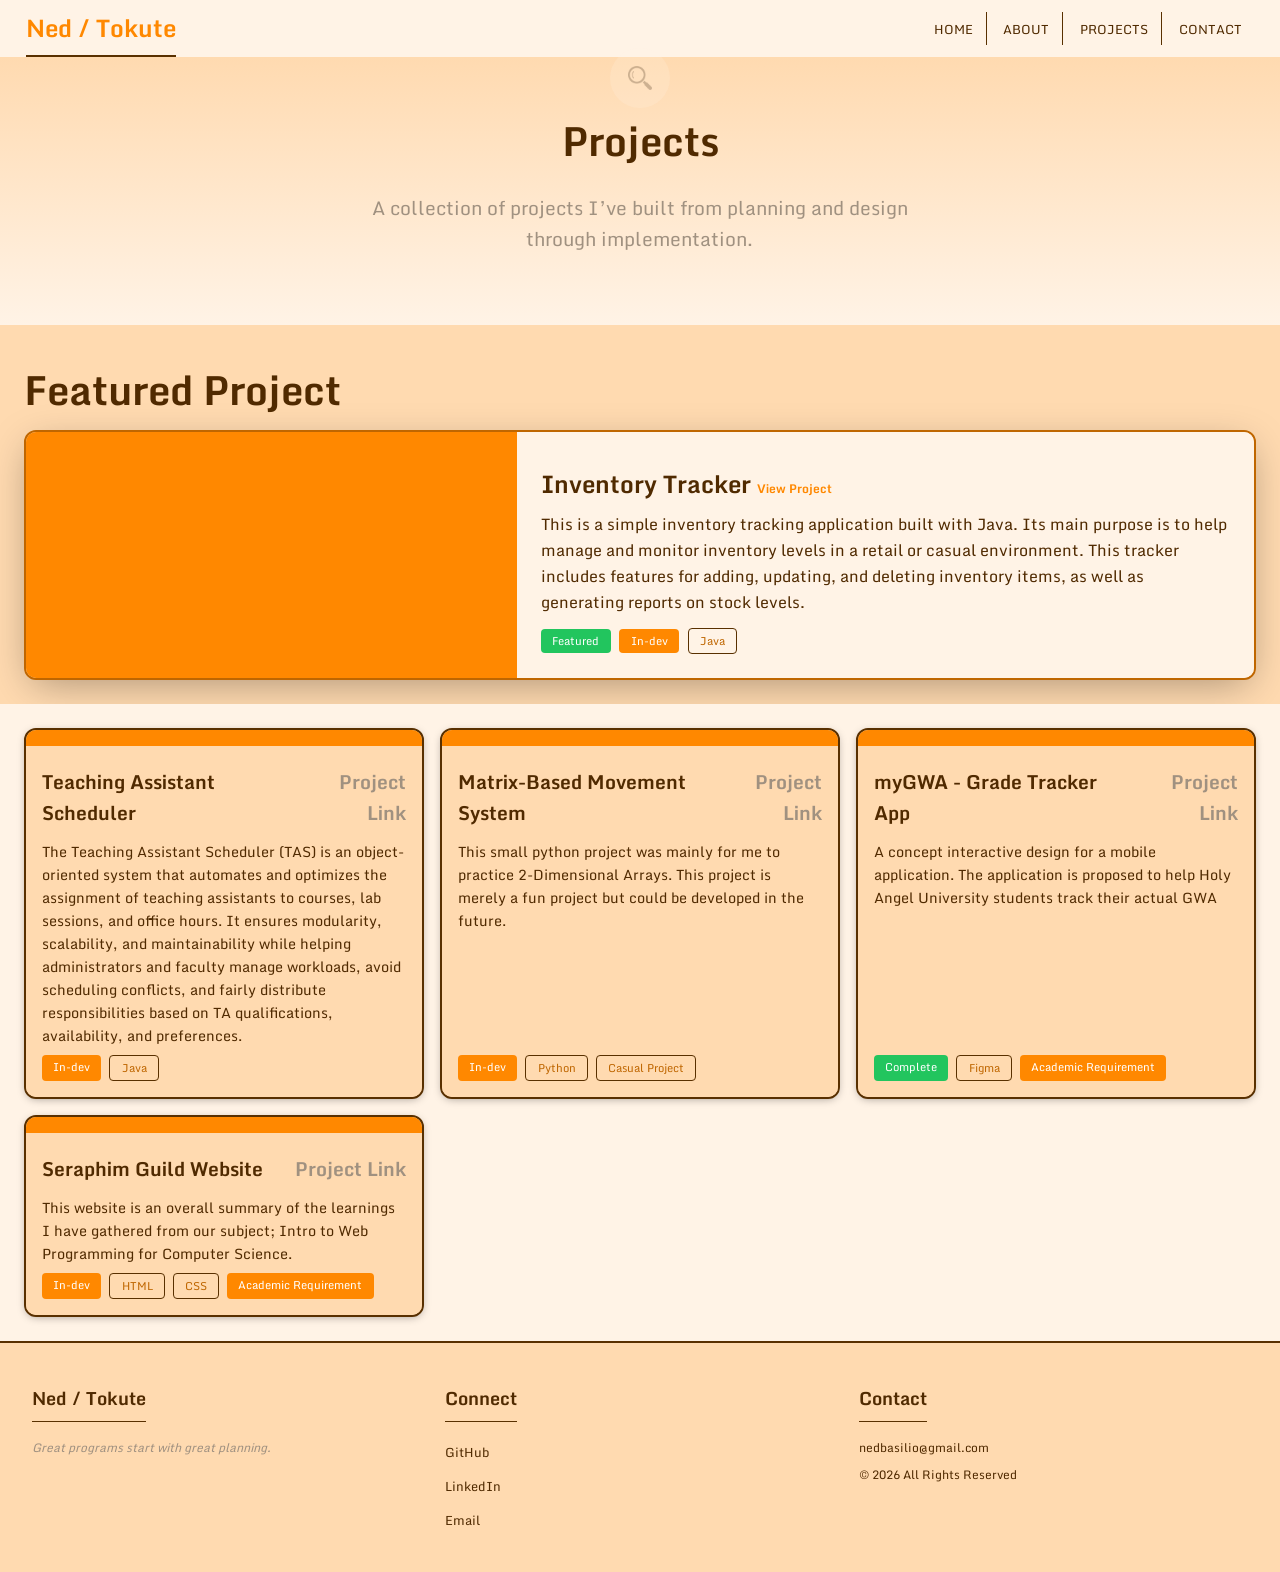
<file: projects.html>
<!DOCTYPE html>
<html lang="en">

	<head>
		<title>Projects — Ned / Tokute Developer Portfolio</title>
		<link rel="stylesheet" href="css/style.css" type="text/css">
		<meta charset="utf-8">
		<meta name="viewport" content="width=device-width, initial-scale=1.0">
		<link rel="preconnect" href="https://fonts.googleapis.com">
		<link rel="preconnect" href="https://fonts.gstatic.com" crossorigin>
		<link href="https://fonts.googleapis.com/css2?family=Black+Ops+One&family=Monda:wght@400..700&display=swap" rel="stylesheet">
		<script type="text/javascript" src="script.js" defer></script>
	</head>

	<body>
		<div id="container">
			<div class="header-container">
				<header>
					<h1><a href="index.html">Ned / Tokute</a></h1>
				</header>

				<nav>
					<ul>
						<li><a href="index.html">Home</a></li>
						<li><a href="about.html">About</a></li>
						<li><a href="projects.html">Projects</a></li>
						<li><a href="contact.html">Contact</a></li>
					</ul>
				</nav>
			</div>

				<div id="hero">
					<h2>Projects</h2>
					<p>A collection of projects I&rsquo;ve built from planning and design through implementation.</p>
				</div>

				<main>
					<div id="search-bar" data-state="collapsed">
						<div id="search-circle">
							<img src="assets/search.png" alt="Search" id="search-icon">
						</div>
						<div id="search-expanded">
							<input type="text" id="search-input" placeholder="Search info...">
							<button id="search-button">Search</button>
						</div>

						<div id="search-suggestions" class="suggestions-dropdown"></div>
					</div>
					
					<section id="featured-project-mobile" class="mobile mobile-container">
						<h3>Featured Project</h3>
						<article class="featured-card">
							<div class="featured-card-image"></div>
							<div class="featured-card-body">
								<h3>Inventory Tracker </h3>
								<p>This is a simple inventory tracking application built with Java. Its main purpose is to help manage and monitor inventory levels in a retail or casual environment. This tracker includes features for adding, updating, and deleting inventory items, as well as generating reports on stock levels.</p>
								<div class="project-badges">
									<span class="badge badge-success">Featured</span>
									<span class="badge badge">In-dev</span>
									<span class="badge badge-outline">Java</span>
								</div>
								<a href="https://github.com/Tokute/inventory-tracker" class="card-link">View Project</a>
							</div>
						</article>
					</section>

					<section id="featured-project" class="tablet-desktop generic-container">
						<h3>Featured Project</h3>
						<div class="featured-card">
							<div class="featured-card-image"></div>
							<div class="featured-card-body">
								<h3>Inventory Tracker <a href="https://github.com/Tokute/inventory-tracker" class="text-small" target="_blank">View Project</a></h3>
								<p>This is a simple inventory tracking application built with Java. Its main purpose is to help manage and monitor inventory levels in a retail or casual environment. This tracker includes features for adding, updating, and deleting inventory items, as well as generating reports on stock levels.</p>
								<span class="badge badge-success">Featured</span>
								<span class="badge badge">In-dev</span>
								<span class="badge badge-outline">Java</span>
							</div>
						</div>
					</section>

					<section class="tablet-desktop generic-container generic-container--alt">
						<section class="card-grid">
							<article class="card">
								<div class="card-image"></div>
								<div class="card-body">
									<h3>Teaching Assistant Scheduler<a href="https://github.com/Tokute/oop-finals-project" class="card-link" target="_blank">Project Link</a></h3>
									<p>The Teaching Assistant Scheduler (TAS) is an object-oriented system that automates and optimizes the assignment of teaching assistants to courses, lab sessions, and office hours. It ensures modularity, scalability, and maintainability while helping administrators and faculty manage workloads, avoid scheduling conflicts, and fairly distribute responsibilities based on TA qualifications, availability, and preferences.</p>
									<div class="card-badges">
										<span class="badge badge">In-dev</span>
										<span class="badge badge-outline">Java</span>
									</div>
								</div>
							</article>

							<article class="card">
								<div class="card-image"></div>
								<div class="card-body">
									<h3>Matrix-Based Movement System<a href="https://github.com/Tokute/grid-map-project" class="card-link" target="_blank">Project Link</a></h3>
									<p>This small python project was mainly for me to practice 2-Dimensional Arrays. This project is merely a fun project but could be developed in the future.</p>
									<div class="card-badges">
										<span class="badge">In-dev</span>
										<span class="badge badge-outline">Python</span>
										<span class="badge badge-outline">Casual Project</span>
									</div>
								</div>
							</article>

							<article class="card">
								<div class="card-image"></div>
								<div class="card-body">
									<h3>myGWA - Grade Tracker App <a href="https://www.figma.com/design/2TwVYcHkbYJQVmgUV5DVIx/PHCI-mobilePrototype-myGWA?t=MooWwmOKBSv7l2aL-1" class="card-link" target="_blank">Project Link</a></h3>
									<p>A concept interactive design for a mobile application. The application is proposed to help Holy Angel University students track their actual GWA</p>
									<div class="card-badges">
										<span class="badge badge-success">Complete</span>
										<span class="badge badge-outline">Figma</span>
										<span class="badge">Academic Requirement</span>
									</div>
								</div>
							</article>

							<article class="card">
								<div class="card-image"></div>
								<div class="card-body">
									<h3>Seraphim Guild Website <a href="https://github.com/Tokute/seraphim-website-project" class="card-link" target="_blank">Project Link</a></h3>
									<p>This website is an overall summary of the learnings I have gathered from our subject; Intro to Web Programming for Computer Science.</p>
									<div class="card-badges">
										<span class="badge">In-dev</span>
										<span class="badge badge-outline">HTML</span>
										<span class="badge badge-outline">CSS</span>
										<span class="badge">Academic Requirement</span>
									</div>
								</div>
							</article>
						</section>
					</section>

					<section id="mobile-project-list" class="card-grid mobile mobile-container--alt">
						<article class="card">
							<div class="card-image"></div>
							<div class="card-body">
								<h3>Teaching Assistant Scheduler<a href="https://github.com/Tokute/oop-finals-project" class="card-link" target="_blank">Project Link</a></h3>
								<p>The Teaching Assistant Scheduler (TAS) is an object-oriented system that automates and optimizes the assignment of teaching assistants to courses, lab sessions, and office hours. It ensures modularity, scalability, and maintainability while helping administrators and faculty manage workloads, avoid scheduling conflicts, and fairly distribute responsibilities based on TA qualifications, availability, and preferences.</p>
								<div class="card-badges">
									<span class="badge badge">In-dev</span>
									<span class="badge badge-outline">Java</span>
								</div>
							</div>
						</article>

						<article class="card">
							<div class="card-image"></div>
							<div class="card-body">
								<h3>Matrix-Based Movement System<a href="https://github.com/Tokute/grid-map-project" class="card-link" target="_blank">Project Link</a></h3>
								<p>This small python project was mainly for me to practice 2-Dimensional Arrays. This project is merely a fun project but could be developed in the future.</p>
								<div class="card-badges">
									<span class="badge">In-dev</span>
									<span class="badge badge-outline">Python</span>
									<span class="badge badge-outline">Casual Project</span>
								</div>
							</div>
						</article>

						<article class="card">
							<div class="card-image"></div>
							<div class="card-body">
								<h3>myGWA - Grade Tracker App <a href="https://www.figma.com/design/2TwVYcHkbYJQVmgUV5DVIx/PHCI-mobilePrototype-myGWA?t=MooWwmOKBSv7l2aL-1" class="card-link" target="_blank">Project Link</a></h3>
								<p>A concept interactive design for a mobile application. The application is proposed to help Holy Angel University students track their actual GWA</p>
								<div class="card-badges">
									<span class="badge badge-success">Complete</span>
									<span class="badge badge-outline">Figma</span>
									<span class="badge">Academic Requirement</span>
								</div>
							</div>
						</article>

						<article class="card">
							<div class="card-image"></div>
							<div class="card-body">
								<h3>Seraphim Guild Website <a href="https://github.com/Tokute/seraphim-website-project" class="card-link" target="_blank">Project Link</a></h3>
								<p>This website is an overall summary of the learnings I have gathered from our subject; Intro to Web Programming for Computer Science.</p>
								<div class="card-badges">
									<span class="badge">In-dev</span>
									<span class="badge badge-outline">HTML</span>
									<span class="badge badge-outline">CSS</span>
									<span class="badge">Academic Requirement</span>
								</div>
							</div>
						</article>
					</section>
				</main>
		</div>

		<footer id="site-footer">
			<div class="footer-content">
				<div class="footer-section">
					<h4 class="footer-heading">Ned / Tokute</h4>
					<p class="footer-tagline">Great programs start with great planning.</p>
				</div>
				<div class="footer-section">
					<h4 class="footer-heading">Connect</h4>
					<ul class="footer-socials">
						<li><a href="https://github.com/Tokute" target="_blank" class="footer-social-link" aria-label="GitHub">GitHub</a></li>
						<li><a href="https://www.linkedin.com/in/ned-markus-basilio-531748355/" target="_blank" class="footer-social-link" aria-label="LinkedIn">LinkedIn</a></li>
						<li><a href="mailto:nedbasilio@gmail.com" class="footer-social-link" aria-label="Email">Email</a></li>
					</ul>
				</div>
				<div class="footer-section">
					<h4 class="footer-heading">Contact</h4>
					<p class="footer-contact-info">nedbasilio@gmail.com</p>
					<p class="footer-contact-info">&copy; 2026 All Rights Reserved</p>
				</div>
			</div>
    	</footer>

	</body>

</html>
</file>
<file: css/style.css>
*, *::after, *::before {
    box-sizing: border-box;
}

/* Reset Styles */
body, header, nav, main, footer, h1, h2, h3, h4, h5, div, p, ul, li, section, article, figure, figcaption, a, img, form, label, input, textarea, button {
    margin: 0;
    padding: 0;
    border: 0;
}

/* Root font-size base for rem calculations (16px default) */
html {
    font-size: 16px;
}

/* ================================================================= */
/* TYPOGRAPHY SYSTEM                                                 */
/* ================================================================= */

/* Font family applied to every relevant tag */

body, h1, h2, h3, h4, h5, p, a, ul, li, nav, header, main, section, article,
footer, label, input, textarea, button, caption,
.badge, .card-image, .card-link, .socials-link,
.contact-form, .alert {
    font-family: "Monda", sans-serif;
    color: var(--color-text);
}

/* Heading scale (Monda) */

h1 { font-size: 4rem; }       /* 64px */
h2 { font-size: 3rem; }     /* 48px */
h3 { font-size: 2.5rem; }     /* 40px */
h4 { font-size: 2rem; }    /* 32px */
h5 { font-size: 1.5rem; }       /* 24px */

/* Body / utility text scale (Monda) */

.text-big { font-size: 1.25rem; }      /* 20px */
.text-regular { font-size: 1rem; }    /* 16px */
.text-small { font-size: 0.75rem; }   /* 12px */
.caption { font-size: 0.625rem; }      /* 10px */

/* Hero display text */

.hero-font {
    font-size: 2.5rem;
    color: var(--color-secondary-hover);
    margin: 1em auto;
    max-width: 80%;
    font-weight: 400;
    font-family: "Black Ops One", sans-serif;
}

/* ================================================================= */
/* DESIGN TOKENS: COLORS, SHADOWS, AND BORDER RADIUS                 */
/* ================================================================= */

:root {
    --color-primary: #ff8800;
    --color-primary-hover: #bf6600;
    --color-secondary: #c05621;
    --color-secondary-hover: #7c3311;

    --color-background: #fff3e6;
    --color-surface: #ffdab0;

    --color-text: #502a00;
    --color-muted: #a09180;
    --color-border: #593000;

    --color-success: #22c55e;
    --color-warning: #f59e0b;
    --color-error: #ef4444;

    --color-on-primary: #ffffff;

    /* Border Radius Tokens */
    --radius-small: 4px;
    --radius-medium: 8px;
    --radius-large: 12px;

    --shadow-small: 0 2px 8px -2px #00000059;
    --shadow-medium: 0 4px 24px -2px #00000059;
    --shadow-large: 0 10px 40px -8px #00000059;

    /* Spacing Tokens */
    --spacing-tight: 0.5rem;
    --spacing-default: 1rem;
    --spacing-medium: 1.5rem;
    --spacing-large: 2rem;
    --spacing-block-separator: 3rem;
    --spacing-major-section: 4rem;
    --spacing-large-major-section: 6rem;
    /* Regarding values such as 0.75rem, 1.25rem, etc. These values are for fine-tuning.*/
}

/* ================================================================= */
/* SEARCH BAR ESSENTIALS                                             */
/* ================================================================= */

.highlight {    /* this class is applied when searching to ensure that the user sees the searched element */
    background-color: #ffd856 !important;
    transition: background-color 0.5s ease;
}

#search-bar {
    position: fixed;
    top: var(--spacing-block-separator);
    left: 50%;
    transform: translateX(-50%);
    background-color: var(--color-background);
    border-radius: 30px;
    box-shadow: 0;
    z-index: 1001;
    transition: all 0.3s ease;
    width: 60px;
    height: 60px;
    display: flex;
    align-items: center;
    overflow: visible;
    opacity: 0.2;
}

#search-bar:hover {
    opacity: 1;
    box-shadow: 0 2px 8px rgba(0, 0, 0, 0.1);
}

#search-bar[data-state="collapsed"] {
    width: 60px;
    padding: 0;
    justify-content: center;
    align-items: center;
}

#search-bar[data-state="expanded"] {
    width: 300px;
    padding: 0;
    justify-content: flex-start;
    box-shadow: 0 2px 8px rgba(0, 0, 0, 0.1);
}

#search-circle {
    width: 60px;
    height: 60px;
    display: flex;
    align-items: center;
    justify-content: center;
    cursor: pointer;
    flex-shrink: 0;
}

#search-circle img {
    width: 24px;
    height: 24px;
}

#search-expanded {
    display: none;
    align-items: center;
    gap: 0.5rem;
    flex: 0 0 0;
    height: 100%;
}

#search-bar[data-state="expanded"] #search-expanded {
    display: flex;
    padding: 0.5rem 1rem;
    flex: 1 1 auto;
}

#search-expanded input {
    flex: 1;
    padding: 10px 15px;
    font-size: 16px;
    border: none;
    border-radius: 30px;
    margin-top: 0;
    outline: none;
}

#search-expanded button {
    background-color: var(--color-primary);
    color: var(--color-on-primary);
    border: none;
    padding: 0.5rem 1rem;
    border-radius: 30px;
    cursor: pointer;
    transition: background-color 0.2s ease;
}

#search-expanded button:hover {
    background-color: var(--color-primary-hover);
}


/* Suggestions dropdown styling */

.suggestions-dropdown {
    position: absolute;
    top: 100%;
    left: 0;
    right: 0;
    background: #ffffff;
    border: 1px solid #ccc;
    border-top: none;
    max-height: 200px;
    overflow-y: auto;
    box-shadow: 0 4px 6px rgba(0,0,0,0.1);
    z-index: 1000;
    display: none; /* Hidden by default, will be modified by script */
}

/* Individual suggestion items */
.suggestion-item {
    padding: 10px 15px;
    cursor: pointer;
    font-size: 14px;
    border-bottom: 1px solid #f0f0f0;
}

.suggestion-item:hover {
    background-color: #f8f9fa;
}

/* ================================================================= */
/* BASE AND SITE-WIDE LAYOUT                                         */
/* ================================================================= */

body {
    background-color: var(--color-background);
}

a {
    text-decoration: none;
    color: var(--color-primary);
}

/* Centers the shared page shell. */

#container {
    max-width: 100%;
    margin: 0 auto;
}

/* Shared sticky header and navigation. */

header {
    background-color: var(--color-background);
    border-bottom: solid 2px var(--color-border);
}

.header-container {
    position: -webkit-sticky;
    position: sticky;
    top: 0;
    z-index: 1000;
    display: flex;
    flex-wrap: wrap;
    align-items: center;
    justify-content: center;
    width: 100%;
    padding: 0;
    background-color: var(--color-background);
}

header h1 {
    font-size: 1.5em;
    padding: 0.5rem 0;
}

nav {
    padding: var(--spacing-tight) 0;
}

nav ul {
    list-style-type: none;
    text-align: center;
}

nav li {
    display: inline-block;
    text-transform: uppercase;
    font-size: 0.8em;
    border-right: 1px solid var(--color-border);
}

nav li:last-child {
    border-right: none;
}

nav li a {
    display: block;
    color: var(--color-text);
    padding: 0.5em 1em;
    text-decoration: none;
}

nav li a:visited {
    color: var(--color-text);
}

nav li a:hover {
    color: var(--color-primary);
    box-shadow: var(--shadow-small);
}

/* Shared hero banner used across the site. */

#hero {
    padding: 4% 2%;
    text-align: center;
    background: linear-gradient(to bottom, var(--color-surface), var(--color-background));
}

#hero h2 {
    font-size: 2.5em;
    color: var(--color-text);
}

#hero p {
    font-size: 1.2em;
    color: var(--color-muted);
    margin: 1em auto;
    max-width: 45%;
}

/* Shared main-content surface. */

main {
    background-color: var(--color-background);
}

/* Shared section surface for tablet and desktop layouts. */

.generic-container {
    background-color: var(--color-surface);
    /* border-top: solid 2px var(--color-border);
    border-bottom: solid 2px var(--color-border); */
    padding: var(--spacing-medium) var(--spacing-medium);
}

.generic-container--alt {
    background-color: var(--color-background);
}

/* Alternate surface used by mobile-only content sections. */

.mobile-container, .mobile-container--alt {
    background-color: var(--color-surface);
    margin-bottom: 1em;
    padding: 4%;
}

.mobile-container--alt {
    background-color: var(--color-background);
}

/* Mobile-first visibility helpers. */

.mobile {
    display: block;
}

.tablet-desktop {
    display: none;
}

/* Full-width action link used in mobile content. */

.socials-link {
    display: flex;
    flex-direction: column;
    align-items: center;
    gap: var(--spacing-tight);
    padding: var(--spacing-default);
    width: 40%;
    text-align: center;
    border-radius: var(--radius-small);
    background-color: var(--color-background);
    border: 2px solid var(--color-border);
    color: var(--color-text);
}

.socials-link:hover {
    color: var(--color-on-primary);
    background-color: var(--color-primary);
    box-shadow: var(--shadow-small);
}

.socials-link img {
	width: 24px;
	height: auto;
}

.content-section {
    padding: 2%;
    text-align: left;
}

.content-section h1, .content-section h2, .content-section h3 {
    color: var(--color-text);
    padding: 0.5em 0;
}

.content-section p {
    font-size: 1em;
    padding: 0.5em 0;
}

/* Reusable card grid and project card components. */

.card-grid {
    display: grid;
    grid-template-columns: 1fr;
    gap: var(--spacing-default);
    width: 100%;
    justify-items: center;
}

.card {
    background-color: var(--color-surface);
    border: solid 2px var(--color-border);
    border-radius: var(--radius-large);
    overflow: hidden;
    display: flex;
    flex-direction: column;
    max-width: 350px;
    box-shadow: var(--shadow-small);
}

.card-image {
    background-color: var(--color-primary);
    min-height: 1rem;
    flex-shrink: 0;
    display: flex;
    align-items: center;
    justify-content: center;
    color: var(--color-on-primary);
    font-size: 1.2rem;
}

.card-body {
    display: flex;
    flex-direction: column;
    background-color: var(--color-surface);
    padding: var(--spacing-default);
    flex-grow: 1;
}

.card-body h3 {
    font-size: 1.2em;
    color: var(--color-text);
    display: flex;
    justify-content: space-between;
    align-items: center;
    padding: 0.2em 0;
}

.card-body p {
    font-size: 0.9rem;
    padding: var(--spacing-tight) 0;
    align-self: start;
}

.card-badges {
    display: flex;
    flex-wrap: wrap;
    gap: var(--spacing-tight);
    margin-top: auto;
}

.card-body .badge {
    margin: 0;
}

.card-link {
    color: var(--color-muted);
}

.card-link:hover {
    color: var(--color-primary-hover);
}

/* Shared status and technology badges. */

.badge {
    display: inline-block;
    padding: 0.2rem 0.7rem;
    border-radius: var(--radius-small);
    font-size: 0.7rem;
    background-color: var(--color-primary);
    color: var(--color-on-primary);
}

.badge-outline {
    background-color: transparent;
    color: var(--color-primary-hover);
    border: 1px solid var(--color-border);
}

.badge-success {
    background-color: var(--color-success);
}

.badge-warning {
    background-color: var(--color-warning);
}

.badge-error {
    background-color: var(--color-error);
}

/* Shared button variants. */

.button-primary, .button-secondary {
    padding: var(--spacing-default) 0.75rem;
    border: 2px solid var(--color-border);
    border-radius: var(--radius-large);
    background-color: var(--color-primary);
    color: var(--color-on-primary);
    text-decoration: none;
    display: inline-block;
}

.button-primary:hover {
    background-color: var(--color-primary-hover);
    box-shadow: var(--shadow-small);
}

.button-secondary {
    background-color: var(--color-secondary);
}

.button-secondary:hover {
    background-color: var(--color-secondary-hover);
    box-shadow: var(--shadow-small);
}

.button-outline {
    border: 2px solid var(--color-border);
    border-radius: var(--radius-large);
    background-color: transparent;
    padding: var(--spacing-default) 0.75rem;
}

.button-outline:hover {
    background-color: var(--color-primary);
    color: var(--color-on-primary);
    box-shadow: var(--shadow-small);
}

/* ================================================================= */
/* INDEX PAGE                                                        */
/* ================================================================= */

.hero-buttons {
    display: flex;
    flex-wrap: wrap;
    justify-content: center;
    gap: var(--spacing-default);
}

#intro > h3 {
    margin-bottom: var(--spacing-default);
}

#featured-projects > h3, #featured-projects > p {
    text-align: center;
}

#featured-projects > p:first-of-type {
    margin-bottom: var(--spacing-default);
}

#socials > h3, #socials > p {
    text-align: center;
}

#socials-mobile-buttons {
    display: flex;
    flex-wrap: wrap;
    justify-content: center;
    gap: var(--spacing-default);
    margin-top: var(--spacing-default);
}

.social-links {
    list-style-type: none;
}

/* Index mobile content. */

#mobile-projects {
    width: 100%;
    overflow: hidden;
}

#mobile-projects .card-grid {
    margin-top: var(--spacing-default);
}

#mobile-projects .card,
#mobile-project-list .card {
    width: 100%;
    max-width: none;
    justify-self: stretch;
}

#mobile-projects .card-body h3,
#mobile-project-list .card-body h3 {
    display: block;
    overflow-wrap: anywhere;
}

#mobile-projects .card-link,
#mobile-project-list .card-link {
    display: block;
    margin-top: var(--spacing-tight);
}

#socials-mobile .social-links-mobile {
    list-style-type: none;
}

/* ================================================================= */
/* PROJECTS PAGE                                                     */
/* ================================================================= */

/* Featured project desktop and mobile card variants. */

#featured-project h3 {
    padding: var(--spacing-tight) 0;
}

#featured-project .featured-card {
    display: flex;
    flex-direction: column;
    background-color: var(--color-surface);
    border: solid 2px var(--color-primary-hover);
    border-radius: var(--radius-large);
    overflow: hidden;
}

#featured-project .featured-card-image {
    background-color: var(--color-primary);
    height: var(--spacing-default);
    display: flex;
    align-items: center;
    justify-content: center;
    color: var(--color-on-primary);
    font-size: 1.5rem;
    flex-shrink: 0;
}

.featured-card-body {
    background-color: var(--color-background);
}

#featured-project .featured-card-body {
    padding: var(--spacing-medium);
    flex-grow: 1;
}

#featured-project .featured-card-body h3 {
    color: var(--color-text);
    font-size: 1.5rem;
    padding-bottom: var(--spacing-tight);
}

#featured-project .featured-card-body p {
    font-size: 1rem;
    padding: 0 0 var(--spacing-tight) 0;
}

#featured-project .featured-card-body .badge {
    margin: 0.3rem 0.3rem 0 0;
}

/* Projects mobile counterpart. */

#featured-project-mobile .featured-card {
    display: flex;
    flex-direction: column;
    width: 100%;
    margin-top: var(--spacing-default);
    background-color: var(--color-background);
    border: solid 2px var(--color-border);
    border-radius: var(--radius-large);
    overflow: hidden;
    box-shadow: var(--shadow-medium);
}

#featured-project-mobile .featured-card-image {
    height: var(--spacing-default);
    display: flex;
    align-items: center;
    justify-content: center;
    background-color: var(--color-primary);
    color: var(--color-on-primary);
}

#featured-project-mobile .featured-card-body {
    display: flex;
    flex-direction: column;
    gap: 0.75rem;
    padding: var(--spacing-default);
}

#featured-project-mobile .featured-card-body p {
    line-height: 1.6;
}

#featured-project-mobile .card-link {
    align-self: flex-start;
    font-weight: 800;
}

.project-badges {
    display: flex;
    flex-wrap: wrap;
    gap: var(--spacing-tight);
}

#mobile-project-list {
    width: 100%;
    margin-top: var(--spacing-default);
    overflow: hidden;
}

/* ================================================================= */
/* ABOUT PAGE                                                        */
/* ================================================================= */

/* About mobile content. */

.mobile-about-card {
    display: flex;
    flex-direction: column;
    gap: 0.75rem;
    margin-bottom: var(--spacing-default);
    padding: var(--spacing-default);
    background-color: var(--color-background);
    border: solid 2px var(--color-border);
    border-radius: var(--radius-large);
    box-shadow: var(--shadow-small);
}

.mobile-about-card:last-of-type {
    margin-bottom: 0;
}

.mobile-about-card h4 {
    color: var(--color-secondary);
}

.mobile-about-card p {
    line-height: 1.6;
}

.mobile-about-year {
    color: var(--color-secondary);
    font-size: 0.85rem;
    font-weight: 700;
}

.mobile-skills .skill-grid {
    gap: 0.75rem;
    margin-top: var(--spacing-default);
}

.mobile-skills .card {
    background-color: var(--color-background);
    width: 100%;
    max-width: none;
    justify-self: stretch;
    min-height: 125px;
    align-items: center;
    justify-content: center;
    gap: var(--spacing-tight);
    padding: 0.75rem;
    text-align: center;
}

.skill-grid {
    display: flex;
    flex-wrap: wrap;
    align-items: stretch;
    justify-content: flex-start;
    gap: var(--spacing-default);
}

.skill-grid > .card {
    flex: 1 1 180px;
    width: auto;
    max-width: 400px;
}

.mobile-skills .skill-grid > .card {
    flex: 1 1 120px;
    max-width: none;
}

.mobile-skills .card img {
    width: 48px;
    height: 48px;
    object-fit: contain;
}

#technical-interests-mobile .technical-interest-card {
    margin-top: var(--spacing-default);
    padding: var(--spacing-default);
    box-shadow: var(--shadow-small);
}

/* 1. Brief introduction */

#about-content > h3 {
    margin-bottom: 1.25rem;
}

/* Personal identification */

.about-profile {
    display: grid;
    grid-template-columns: 5.5rem minmax(0, 1fr);
    align-items: center;
    gap: var(--spacing-default);
    width: min(100%, 53rem);
    /* this margin is kept for the mobile viewport ver. to have proper spacing */
    margin: 0 auto var(--spacing-default);
    padding: var(--spacing-default);
    background-color: var(--color-background);
    border: 2px solid var(--color-border);
    border-radius: var(--radius-medium);
    box-shadow: var(--shadow-small);
}

.about-profile-photo {
    display: block;
    width: 100%;
    aspect-ratio: 1;
    object-fit: cover;
    border: 1px solid var(--color-border);
    border-radius: var(--radius-medium);
}

.about-profile-details {
    min-width: 0;
}

.about-profile-name {
    margin-bottom: var(--spacing-tight);
    font-size: 1.35rem;
    overflow-wrap: anywhere;
}

.about-profile-facts {
    display: grid;
    grid-template-columns: max-content minmax(0, 1fr);
    column-gap: var(--spacing-tight);
    row-gap: 0.25rem;
    margin: 0;
}

.about-profile-facts dt {
    font-weight: 700;
}

.about-profile-facts dd {
    min-width: 0;
    margin: 0;
    overflow-wrap: anywhere;
}

/* ============================= */

.intro-grid {
    display: grid;
    gap: var(--spacing-default);
}

.intro-grid > .about-profile {
    grid-column: 1 / -1;
    margin: 0 auto;
}

/* Intro cards (Brief Introduction, etc. */

.intro-card {
    display: flex;
    flex-direction: column;
    padding: var(--spacing-default);
    background-color: var(--color-background);
    border: solid 2px var(--color-border);
    border-radius: var(--radius-large);
    box-shadow: var(--shadow-medium);
}

.intro-card h4 {
    margin-bottom: 0.75rem;
    color: var(--color-secondary);
}

.intro-card p {
    flex-grow: 1;
    line-height: 1.7;
}

.intro-badges {
    display: flex;
    flex-wrap: wrap;
    gap: var(--spacing-tight);
    margin-top: 1.25rem;
}

.intro-badges .badge {
    background-color: var(--color-surface);
    border: 1px solid var(--color-border);
    color: var(--color-text);
}

/* ============================= */

/* 2. Educational background */

#educational-background {
    text-align: center;
}

#educational-background h3,
#educational-background-mobile h3 {
    padding-bottom: var(--spacing-tight);
}

#educational-background .education-list,
#educational-background-mobile .education-list {
    list-style: none;
}

#educational-background .education-list > li,
#educational-background-mobile .education-list > li {
    padding: var(--spacing-default) 0;
    border-top: solid 2px var(--color-border);
}

#educational-background .education-list > li:last-of-type,
#educational-background-mobile .education-list > li:last-of-type {
    border-bottom: none;
}

.education-awards {
    margin-top: var(--spacing-default);
}

.education-awards ul {
    list-style: none;
    margin-top: var(--spacing-tight);
}

.education-awards li {
    display: inline-block;
}

.education-awards li + li::before {
    content: " | ";
    color: var(--color-border);
}

/* 3. Skills and technologies */

#about-skills .card {
    max-width: 400px;
    min-height: 190px;
    padding: 1.25rem;
    align-items: center;
    justify-content: center;
    gap: 0.75rem;
    background-color: var(--color-background);
    box-shadow: var(--shadow-medium);
    text-align: center;
}

.skill-group {
    margin-top: 2rem;
}

.skill-group h4 {
    display: flex;
    align-items: center;
    gap: 0.75rem;
    margin-bottom: 0.75rem;
    color: var(--color-secondary-hover);
    text-transform: uppercase;
}

.skill-group h4::after {
    content: "";
    flex: 1;
    height: 2px;
    background-color: var(--color-border);
}

#about-skills .card img {
    width: 76px;
    height: 76px;
    object-fit: contain;
}

#about-skills .card h5 {
    color: var(--color-text);
    font-size: 1.05rem;
}

/* Keeps the learning label aligned at the bottom of the SQL card. */

.learning-badge {
    margin-top: auto;
}

/* 4. Certifications */

#certifications-mobile > .mobile-about-card {
    margin-bottom: var(--spacing-default);
}

#certifications-mobile > .mobile-about-card:last-of-type {
    margin-bottom: 0;
}

#certifications > h3 {
    text-align: center;
    margin-bottom: var(--spacing-default);
}

.certificate-list { /* Flex direction and other flex properties are in the viewport sections. */
    display: flex;
    flex-direction: row;
    flex-wrap: wrap;
    align-items: stretch;
    justify-content: center;
    gap: var(--spacing-medium);
}

.certificate-card {
    display: flex;
    flex-direction: column;
    flex: 1 1 280px;
    width: auto;
    max-width: 360px;
    overflow: hidden;
    background-color: var(--color-surface);
    border: solid 2px var(--color-border);
    border-radius: var(--radius-large);
    box-shadow: var(--shadow-medium);
}

.certificate-image {
    width: 100%;
    height: 180px;
    margin: 0;
    overflow: hidden;
}

.certificate-image img {
    display: block;
    width: 100%;
    height: 100%;
    object-fit: cover;
}

.certificate-body {
    display: flex;
    flex-direction: column;
    flex: 1;
    align-items: center;
    justify-content: center;
    padding: var(--spacing-default);
    gap: var(--spacing-tight);
    min-height: 220px;
    text-align: center;
}

.certificate-body h4 {
    color: var(--color-text);
    min-height: 2.8em;
}

.certificate-body p {
    font-size: 0.9em;
    flex: 1;
}

/* 5. Technical interests */

.technical-interest-grid {
    display: grid;
    gap: var(--spacing-default);
    margin-top: var(--spacing-medium);
}

.technical-interest-card {
    display: flex;
    flex-direction: column;
    padding: var(--spacing-default);
    background-color: var(--color-background);
    border: solid 2px var(--color-border);
    border-radius: var(--radius-large);
    box-shadow: var(--shadow-medium);
}

.technical-interest-card h4 {
    margin-bottom: 0.75rem;
    color: var(--color-secondary);
}

.technical-interest-card p {
    flex-grow: 1;
    line-height: 1.7;
}

.interest-badges {
    display: flex;
    flex-wrap: wrap;
    gap: var(--spacing-tight);
    margin-top: 1.25rem;
}

.interest-badges .badge {
    background-color: var(--color-surface);
    border: 1px solid var(--color-border);
    color: var(--color-text);
}

/* 6. Development philosophy */

.philosophy-list {
    display: grid;
    gap: 0.75rem;
    list-style: none;
    margin-top: var(--spacing-default);
}

.philosophy-list li {
    padding: 0.8rem var(--spacing-default);
    background-color: var(--color-background);
    border-radius: var(--radius-small);
    box-shadow: var(--shadow-small);
}

#development-philosophy > h3 {
    padding-bottom: 0.75rem;
    border-bottom: solid 2px var(--color-border);
}

#development-philosophy > p {
    max-width: 900px;
    line-height: 1.7;
    margin: var(--spacing-default) 0 var(--spacing-medium);
}

.philosophy-group {
    margin-top: var(--spacing-medium);
    padding: 1.25rem;
    background-color: var(--color-surface);
    border: solid 2px var(--color-border);
    border-radius: var(--radius-small);
}

.philosophy-group h4 {
    color: var(--color-primary-hover);
}

.philosophy-group h5 {
    margin-top: 0.75rem;
    color: var(--color-secondary);
    text-transform: uppercase;
    letter-spacing: 0.05em;
}

/* 7. Development journey */

#development-journey > h3 {
    padding-bottom: 0.75rem;
    border-bottom: solid 2px var(--color-border);
}

.journey-entry {
    display: grid;
    gap: var(--spacing-default);
    margin-top: var(--spacing-medium);
    padding: 1.25rem;
    background-color: var(--color-background);
    border-radius: var(--radius-large);
    border: solid 2px var(--color-border);
    box-shadow: var(--shadow-small);
}

.journey-year {
    width: fit-content;
    padding: var(--spacing-tight) 0.8rem;
    background-color: var(--color-secondary);
    border-radius: var(--radius-small);
    color: var(--color-on-primary);
    font-size: 1.25rem;
    font-weight: 800;
}

.journey-content h4 {
    margin-bottom: var(--spacing-tight);
    color: var(--color-text);
}

.journey-content p {
    line-height: 1.7;
}

.journey-badges {
    display: flex;
    flex-wrap: wrap;
    gap: var(--spacing-tight);
    margin-top: var(--spacing-default);
}

.journey-badges .badge {
    background-color: var(--color-surface);
    border: 1px solid var(--color-border);
    color: var(--color-text);
}

/* 8. Current learning interests reuse the technical-interest card layout. */

.learning-interest-card {
    background-color: var(--color-surface);
    border: solid 2px var(--color-border);
    border-radius: var(--radius-large);
    box-shadow: var(--shadow-small);
}

.interest-badges .current-learning-badge {
    background-color: var(--color-background);
    border: 1px solid var(--color-border);
    color: var(--color-text);
}

/* ================================================================= */
/* CONTACT PAGE                                                      */
/* ================================================================= */

/* for input validation */

.input-control input:focus {
    outline: 0;
}

.input-control.success input {
    border-color: var(--color-success);
}

.input-control.error input {
    border-color: var(--color-error);
}

.input-control .error {
    color: var(--color-error);
}

/* Success and error message boxes */

/* initially none. Will be changed by javascript */
.feedback {
    display: none;
    align-items: flex-start;
    gap: var(--spacing-tight);
    width: 100%;
    margin-top: var(--spacing-default);
    padding: var(--spacing-default);
    border: 1px solid;
    border-radius: var(--radius-medium);
    font-size: 0.95rem;
}

.feedback.show {
    display: flex;
}

.feedback.error {
    color: #7f1d1d;
    background-color: #fff1f0;
    border-color: var(--color-error);
}

.feedback.success {
    color: #14532d;
    background-color: #f0fdf4;
    border-color: var(--color-success);
}

.feedback img {
    flex: 0 0 1.5rem;
    width: 1.5rem;
    height: 1.5rem;
    object-fit: contain;
}

.feedback .message {
    min-width: 0;
    overflow-wrap: anywhere;
}

/* Contact desktop and mobile forms share the same form component. */

#contact h3 {
    margin-bottom: 0.75rem;
}

#contact p {
    line-height: 1.6;
}

.contact-form {
    background-color: var(--color-background);
    border: solid 2px var(--color-border);
    border-radius: var(--radius-large);
    padding: var(--spacing-default);
    margin: var(--spacing-default) auto;
    width: min(100%, 53rem);
}

.contact-form h3 {
    color: var(--color-text);
    text-align: center;
    padding-bottom: 0.5em;
}

label {
    display: block;
    margin: 0.8rem 0;
    font-size: 1em;
    color: var(--color-text);
}

input[type="text"], input[type="email"], textarea {
    display: block;
    width: 100%;
    padding: var(--spacing-tight);
    margin-top: var(--spacing-tight);
    font-size: 0.9em;
    border: 2px solid var(--color-border);
    border-radius: var(--radius-small);
    background-color: var(--color-on-primary);
}

textarea {
    resize: vertical;
    height: 120px;
}

input:focus, textarea:focus {
    outline: none;
    border-color: var(--color-border);
}

.contact-form input[type="submit"] {
    display: block;
    width: 220px;
    padding: var(--spacing-tight);
    border: 0;
    border-radius: var(--radius-large);
    color: var(--color-on-primary);
    background-color: var(--color-primary);
    font-size: 1em;
    margin: var(--spacing-default) auto;
    cursor: pointer;
}

.contact-form input[type="submit"]:hover {
    background-color: var(--color-primary-hover);
    box-shadow: var(--shadow-small);
}

/* Shared feedback alert variants. */

.alert {
    background-color: var(--color-surface);
    border: solid 2px var(--color-border);
    border-radius: var(--radius-large);
    padding: var(--spacing-medium);
    margin: var(--spacing-default) auto;
    max-width: 600px;
}

.alert h3 {
    color: var(--color-text);
    padding-bottom: 0.5em;
}

.alert-success, .alert-error {
    border-color: var(--color-border);
}

/* Shared site footer. */

#site-footer {
    padding: var(--spacing-tight) 0;
    background-color: var(--color-surface);
    border-top: solid 2px var(--color-border);
}

#site-footer p {
    font-size: 0.75em;
}

.footer-content {
    display: grid;
    grid-template-columns: repeat(3, 1fr);
    gap: var(--spacing-medium);
    padding: var(--spacing-large);
    text-align: center;
}

.footer-section {
    display: flex;
    flex-direction: column;
    gap: var(--spacing-tight);
}

.footer-tagline {
    font-size: 0.875rem;
    color: var(--color-muted);
    font-style: italic;
    margin: 0 auto;
}

.footer-heading {
    font-size: 1.125rem;
    color: var(--color-text);
    margin: 0 0 var(--spacing-tight) 0;
    padding-bottom: var(--spacing-tight);
    border-bottom: solid 1px var(--color-border);
    width: fit-content;
    margin-left: auto;
    margin-right: auto;
}

.footer-socials {
    list-style: none;
    padding: 0;
    display: flex;
    flex-direction: column  ;
    justify-content: center;
    gap: var(--spacing-tight);
    flex-wrap: wrap;
}

.footer-social-link {
    align-items: center;
    justify-content: center;
    width: 2.5rem;
    height: 2.5rem;
    color: var(--color-text);
    font-size: 0.8rem;
}

.footer-social-link:hover {
    color: var(--color-on-primary);
    background-color: var(--color-primary);
    border: 2px solid transparent;
    border-radius: var(--radius-small);
    box-shadow: var(--shadow-small);
}

.footer-contact-info {
    font-size: 0.875rem;
    color: var(--color-text);
    margin: 0;
}

/* ================================================================= */
/* RESPONSIVE LAYOUT: TABLET                                        */
/* ================================================================= */
@media screen and (min-width: 768px), print {
    .tablet-desktop {
        display: block;
    }

    .mobile {
        display: none;
    }

    /* Nav styles */

    .header-container {
        position: static;
        justify-content: space-between;
        padding: 0 2%;
    }
    

    /* Give the hero copy more room at tablet widths. */

    #hero p {
        max-width: 60%;
    }

    /* Expand shared grids and about-page card layouts. */

    .about-profile {
        grid-template-columns: 9rem minmax(0, 1fr);
    }

    .card-grid {
        grid-template-columns: repeat(2, 1fr);
    }

    .card-link {
        text-align: right;
    }

    /* Index page limit social-links max-width */

    .socials-link {
        max-width: 250px;
    }

    .socials-link img {
        width: 48px;
        height: auto;
    }

    /* About page responsive overrides. */

    #about-skills .card {
        min-height: 200px;
    }

    #about-skills .card img {
        width: 80px;
        height: 80px;
    }

    .philosophy-list {
        grid-template-columns: repeat(2, 1fr);
    }

    .technical-interest-grid {
        grid-template-columns: repeat(2, 1fr);
    }

    .intro-grid {
        grid-template-columns: repeat(2, 1fr);
    }

    /* Footer */

    .footer-content {
        text-align: left;
    }
    
    .footer-section {
        align-items: flex-start;
    }
    
    .footer-tagline {
        max-width: none;
        margin: 0;
    }
    
    .footer-heading {
        margin-left: 0;
        margin-right: 0;
        width: auto;
    }
    
    .footer-socials {
        justify-content: flex-start;
    }
}

/* ================================================================= */
/* RESPONSIVE LAYOUT: DESKTOP                                       */
/* ================================================================= */
@media screen and (min-width: 1015px) {

    /* Restore the narrower hero measure on wide screens. */

    #hero p {
        max-width: 45%;
    }

    .hero-font {
        font-size: 4.75rem;
    }

    /* Increase shared card density on wide screens. */

    .card-grid {
        grid-template-columns: repeat(3, 1fr);
    }

    .card {
        max-width: 450px;
    }

    /* About page responsive overrides. */

    #about-skills .card {
        min-height: 220px;
    }

    .philosophy-list {
        grid-template-columns: repeat(3, 1fr);
    }

    .intro-grid {
        grid-template-columns: repeat(3, 1fr);
    }

    /* Projects page responsive overrides. */

    .featured-card {
        box-shadow: var(--shadow-large);
    }

    #featured-project .featured-card {
        flex-direction: row;
    }

    #featured-project .featured-card-image {
        width: 40%;
        height: auto;
        min-height: var(--spacing-default);
    }

    #featured-project .featured-card-body {
        width: 60%;
    }
}

/* ================================================================= */
/* PRINT                                                             */
/* ================================================================= */
@media print {
    body {
        background-color: #fff;
        color: #000;
    }

    nav, #hero {
        display: none;
    }

    .footer-heading {
        font-size: 1.25rem;
    }
}
</file>
